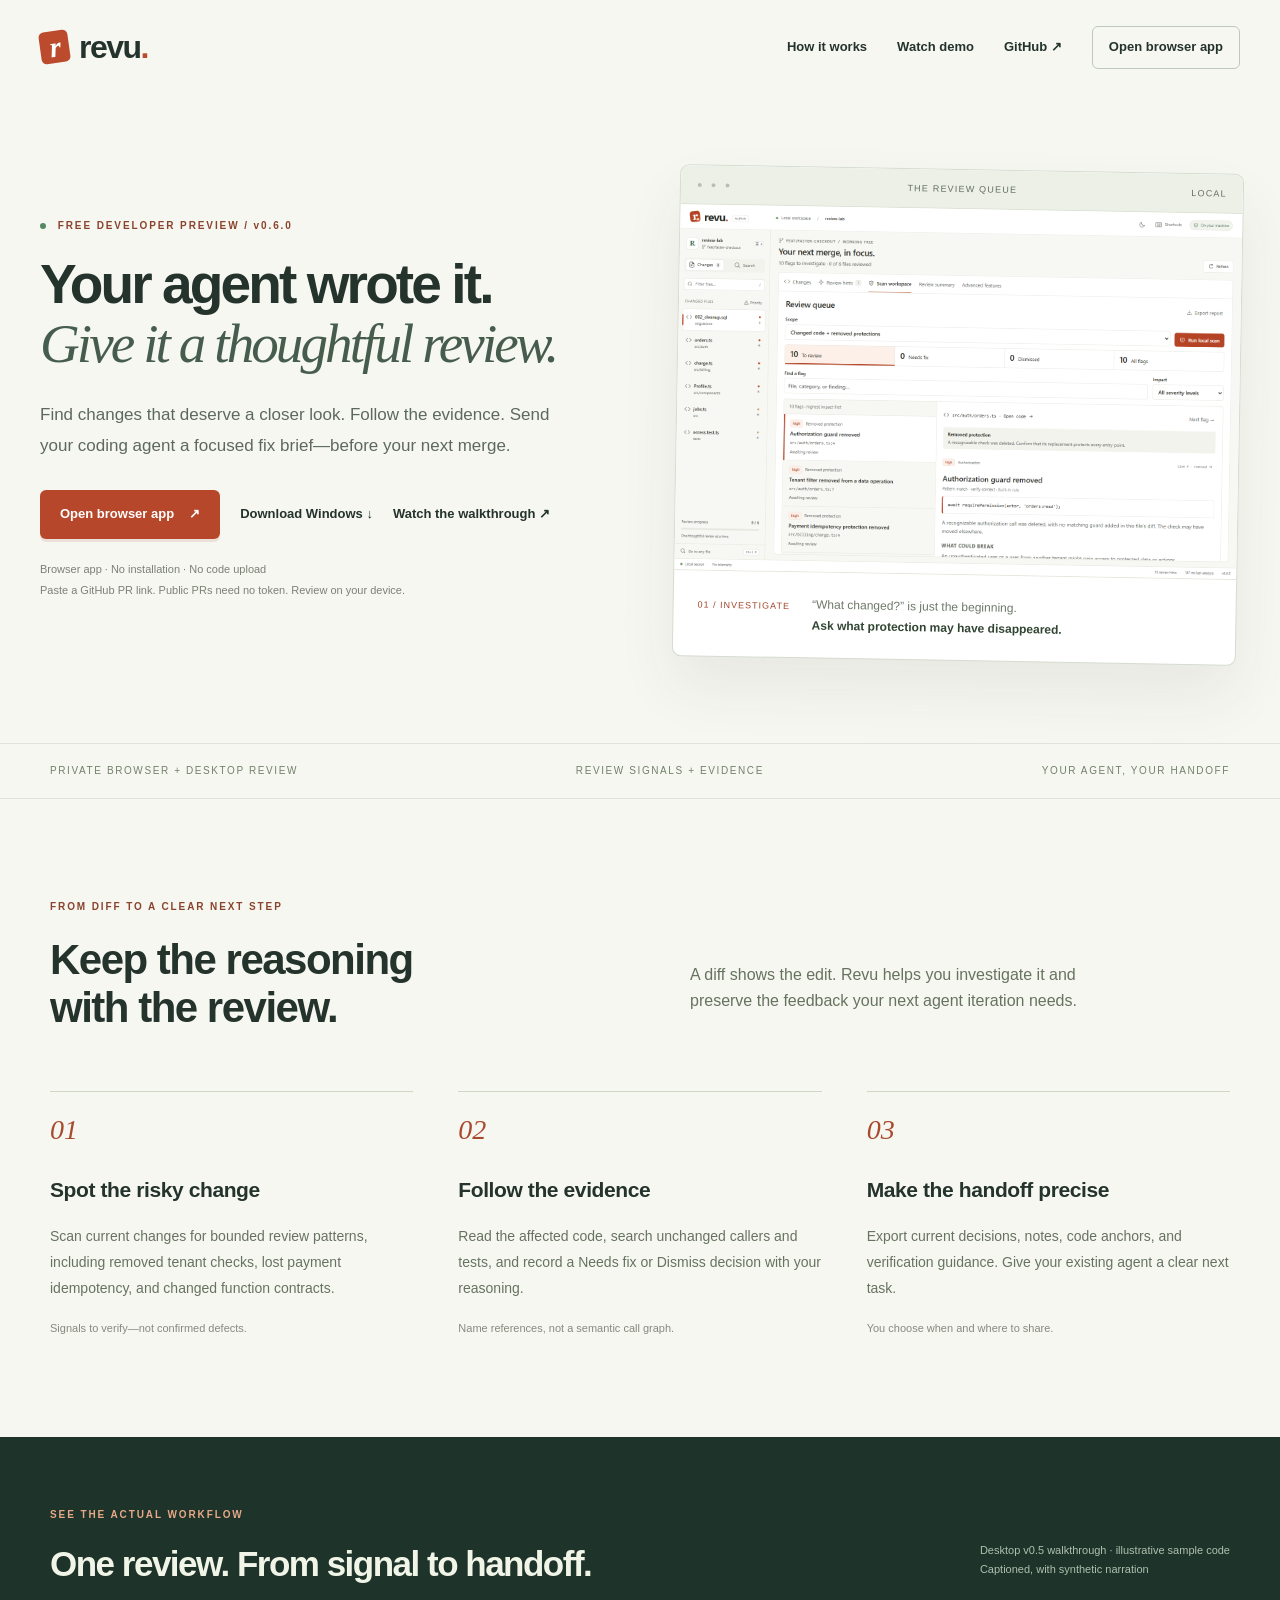
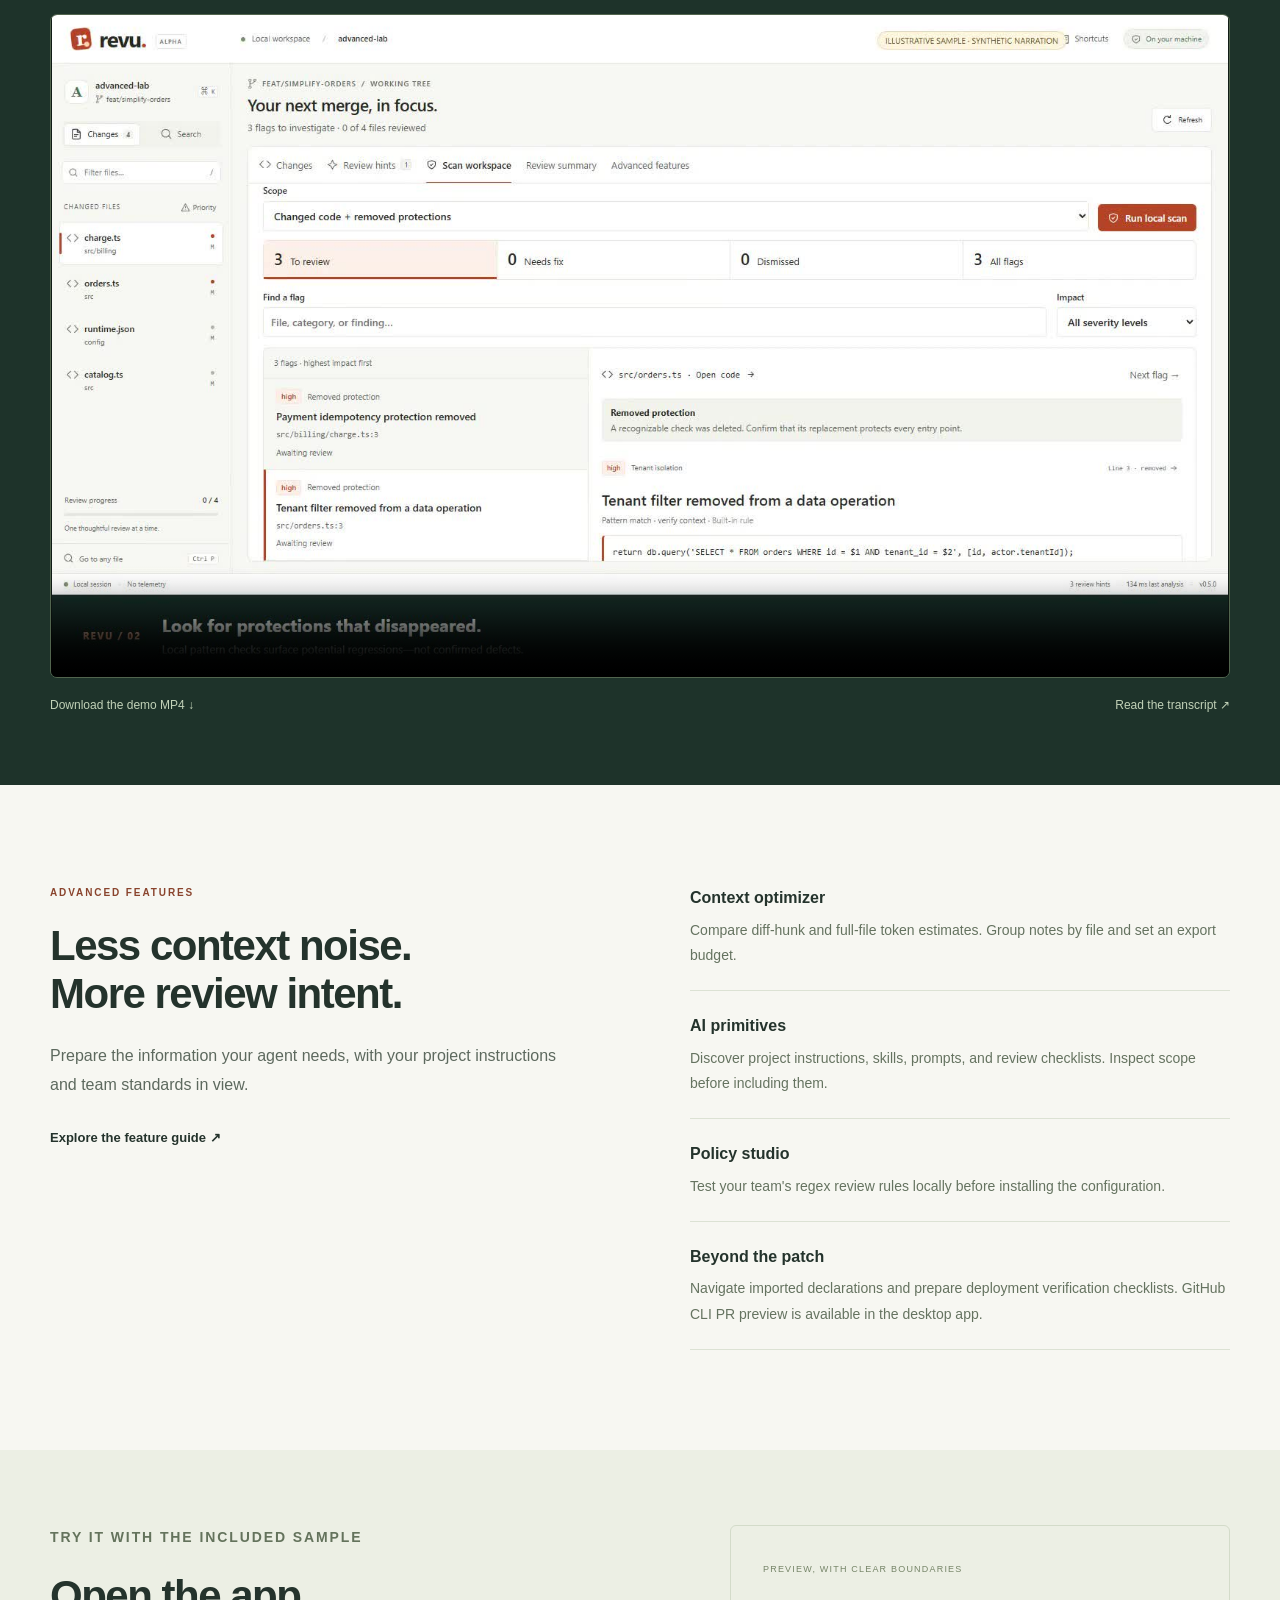
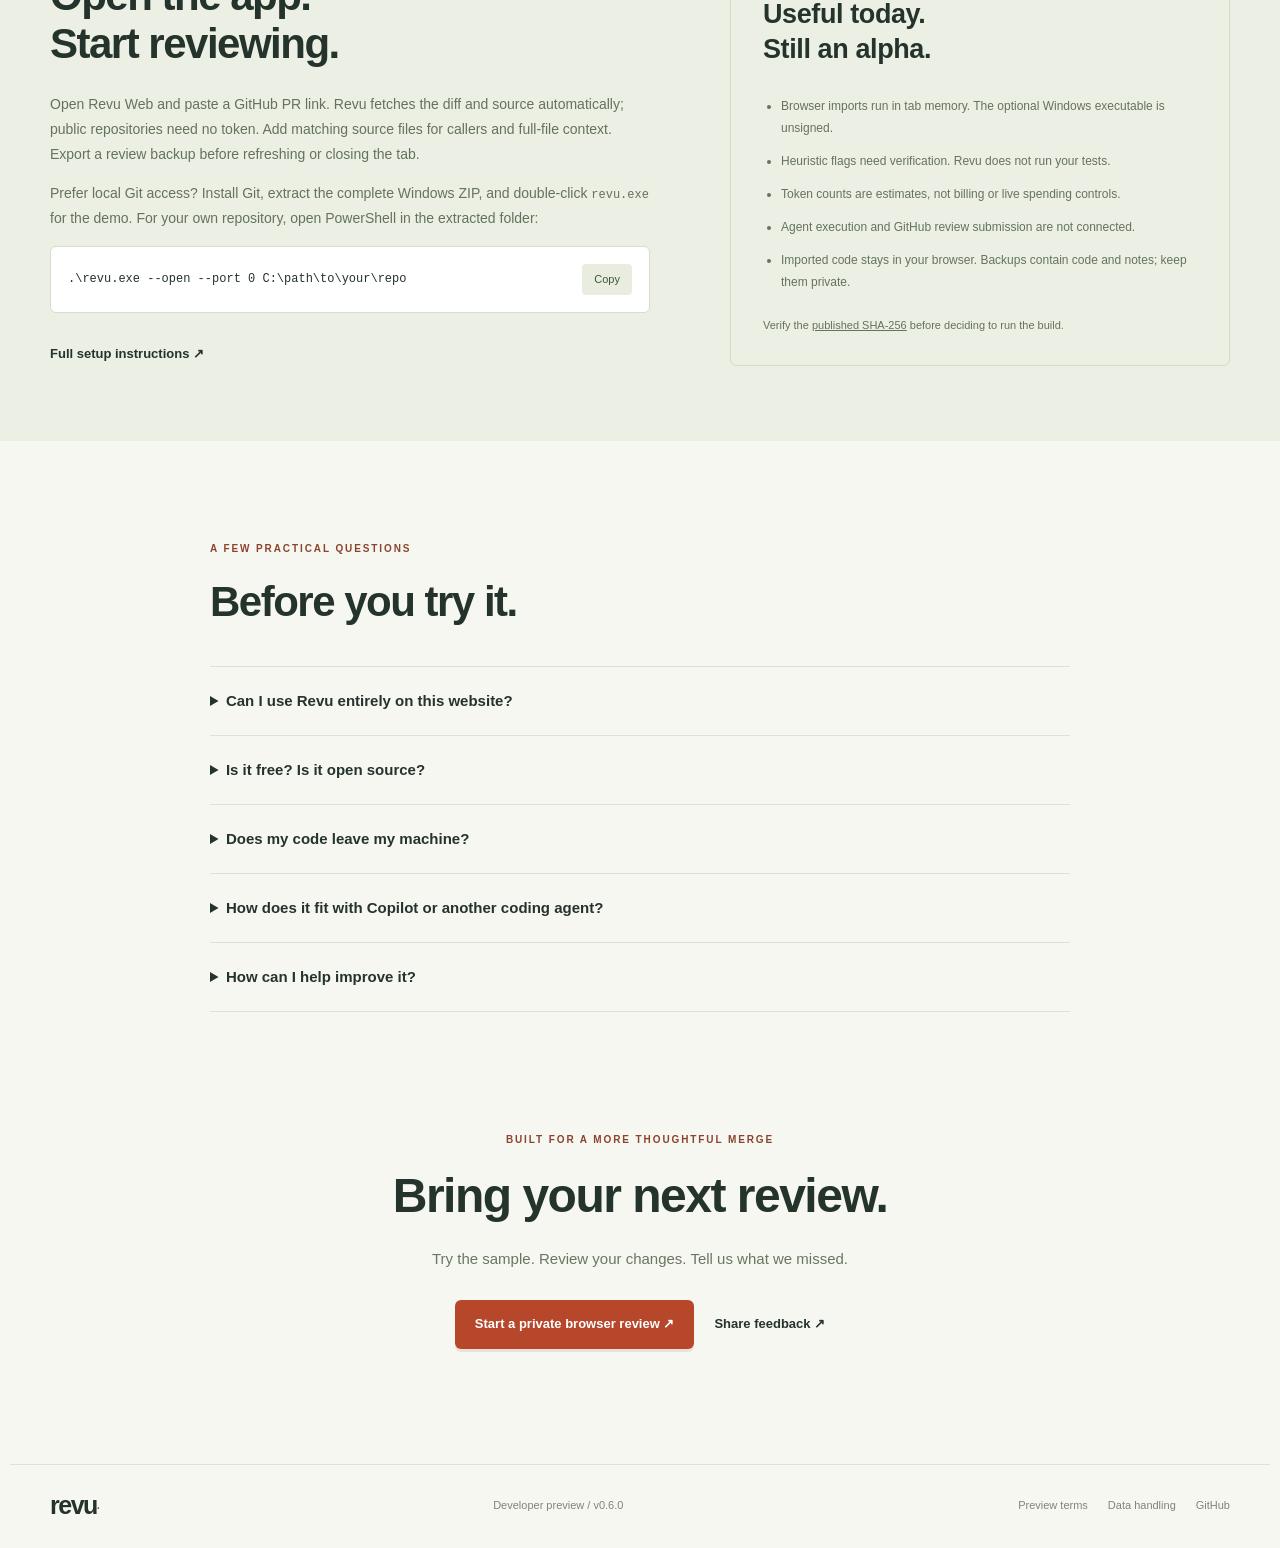
<file: index.html>
<!doctype html>
<html lang="en"><head><meta charset="utf-8"><meta name="viewport" content="width=device-width,initial-scale=1"><title>Revu — review your agent's work before you merge</title><meta name="description" content="A local code-review workspace for AI-assisted development. Investigate review signals, record evidence, and prepare focused agent handoffs. Free browser and Windows developer preview."><meta name="theme-color" content="#f7f7f2"><meta property="og:title" content="Revu — a thoughtful review before your next merge"><meta property="og:description" content="Review files and diffs privately in your browser. Local review signals, evidence, and focused agent context."><meta property="og:image" content="https://mardi123.github.io/revu/assets/poster.jpg"><link rel="icon" href="favicon.svg" type="image/svg+xml"><link rel="stylesheet" href="style.css"></head>
<body><a class="skip" href="#main">Skip to content</a><header class="nav"><a class="brand" href="#" aria-label="Revu home"><span class="mark">r</span>revu<span class="dot">.</span></a><nav aria-label="Main navigation"><a href="#workflow">How it works</a><a href="#demo">Watch demo</a><a href="https://github.com/Mardi123/revu">GitHub ↗</a><a class="nav-download" href="app/">Open browser app</a></nav></header>
<main id="main"><section class="hero wrap"><div class="hero-copy"><p class="eyebrow"><span></span> FREE DEVELOPER PREVIEW / v0.6.0</p><h1>Your agent wrote it.<br><em>Give it a thoughtful review.</em></h1><p class="lead">Find changes that deserve a closer look. Follow the evidence. Send your coding agent a focused fix brief—before your next merge.</p><div class="actions"><a class="button primary" href="app/">Open browser app <span>↗</span></a><a class="text-link" href="https://github.com/Mardi123/revu/releases/download/v0.6.0/revu-0.6.0-windows-x64.zip">Download Windows ↓</a><a class="text-link" href="#demo">Watch the walkthrough <span>↗</span></a></div><p class="fine">Browser app · No installation · No code upload<br>Paste a GitHub PR link. Public PRs need no token. Review on your device.</p></div><div class="hero-visual"><div class="window-bar"><span class="window-dots">● ● ●</span><span>THE REVIEW QUEUE</span><span>LOCAL</span></div><a href="assets/review-queue.png" aria-label="Open full-size screenshot of the review queue"><img src="assets/review-queue.png" alt="Revu review queue showing a potential regression with code evidence and verification steps." width="1512" height="982"></a><div class="visual-note"><span>01 / INVESTIGATE</span><p>“What changed?” is just the beginning.<br><strong>Ask what protection may have disappeared.</strong></p></div></div></section>
<div class="strip"><div class="wrap"><span>PRIVATE BROWSER + DESKTOP REVIEW</span><span>REVIEW SIGNALS + EVIDENCE</span><span>YOUR AGENT, YOUR HANDOFF</span></div></div>
<section id="workflow" class="wrap section"><div class="section-heading"><p class="eyebrow">FROM DIFF TO A CLEAR NEXT STEP</p><h2>Keep the reasoning<br>with the review.</h2><p>A diff shows the edit. Revu helps you investigate it and preserve the feedback your next agent iteration needs.</p></div><div class="steps"><article><span class="step">01</span><h3>Spot the risky change</h3><p>Scan current changes for bounded review patterns, including removed tenant checks, lost payment idempotency, and changed function contracts.</p><span class="note">Signals to verify—not confirmed defects.</span></article><article><span class="step">02</span><h3>Follow the evidence</h3><p>Read the affected code, search unchanged callers and tests, and record a Needs fix or Dismiss decision with your reasoning.</p><span class="note">Name references, not a semantic call graph.</span></article><article><span class="step">03</span><h3>Make the handoff precise</h3><p>Export current decisions, notes, code anchors, and verification guidance. Give your existing agent a clear next task.</p><span class="note">You choose when and where to share.</span></article></div></section>
<section id="demo" class="demo-section"><div class="wrap"><div class="demo-heading"><div><p class="eyebrow">SEE THE ACTUAL WORKFLOW</p><h2>One review. From signal to handoff.</h2></div><p>Desktop v0.5 walkthrough · illustrative sample code<br>Captioned, with synthetic narration</p></div><video controls playsinline preload="metadata" poster="assets/poster.jpg" aria-label="Revu developer-preview walkthrough"><source src="assets/revu-demo-0.5.0.mp4" type="video/mp4"><track kind="captions" src="assets/revu-demo.vtt" srclang="en" label="English" default>Your browser cannot play this video. <a href="assets/revu-demo-0.5.0.mp4">Download the MP4.</a></video><div class="video-links"><a href="https://github.com/Mardi123/revu/releases/download/v0.5.0/revu-demo-0.5.0.mp4">Download the demo MP4 ↓</a><a href="https://github.com/Mardi123/revu/blob/main/DEMO-TRANSCRIPT.md">Read the transcript ↗</a></div></div></section>
<section class="wrap section advanced"><div><p class="eyebrow">ADVANCED FEATURES</p><h2>Less context noise.<br>More review intent.</h2><p class="lead">Prepare the information your agent needs, with your project instructions and team standards in view.</p><a class="text-link" href="https://github.com/Mardi123/revu/blob/main/docs/ADVANCED-FEATURES.md">Explore the feature guide ↗</a></div><dl><div><dt>Context optimizer</dt><dd>Compare diff-hunk and full-file token estimates. Group notes by file and set an export budget.</dd></div><div><dt>AI primitives</dt><dd>Discover project instructions, skills, prompts, and review checklists. Inspect scope before including them.</dd></div><div><dt>Policy studio</dt><dd>Test your team's regex review rules locally before installing the configuration.</dd></div><div><dt>Beyond the patch</dt><dd>Navigate imported declarations and prepare deployment verification checklists. GitHub CLI PR preview is available in the desktop app.</dd></div></dl></section>
<section id="start" class="setup-section"><div class="wrap setup"><div><p class="eyebrow">TRY IT WITH THE INCLUDED SAMPLE</p><h2>Open the app.<br>Start reviewing.</h2><p><a href="app/">Open Revu Web</a> and paste a GitHub PR link. Revu fetches the diff and source automatically; public repositories need no token. Add matching source files for callers and full-file context. Export a review backup before refreshing or closing the tab.</p><p>Prefer local Git access? Install Git, extract the complete Windows ZIP, and double-click <code>revu.exe</code> for the demo. For your own repository, open PowerShell in the extracted folder:</p><div class="command"><code id="command">.\revu.exe --open --port 0 C:\path\to\your\repo</code><button id="copy" aria-label="Copy launch command">Copy</button></div><p id="copy-status" role="status"></p><a class="text-link" href="https://github.com/Mardi123/revu#readme">Full setup instructions ↗</a></div><aside><span class="pill">PREVIEW, WITH CLEAR BOUNDARIES</span><h3>Useful today.<br>Still an alpha.</h3><ul><li>Browser imports run in tab memory. The optional Windows executable is unsigned.</li><li>Heuristic flags need verification. Revu does not run your tests.</li><li>Token counts are estimates, not billing or live spending controls.</li><li>Agent execution and GitHub review submission are not connected.</li><li>Imported code stays in your browser. Backups contain code and notes; keep them private.</li></ul><p>Verify the <a href="https://github.com/Mardi123/revu/releases/download/v0.6.0/SHA256SUMS.txt">published SHA-256</a> before deciding to run the build.</p></aside></div></section>
<section class="wrap section faq"><p class="eyebrow">A FEW PRACTICAL QUESTIONS</p><h2>Before you try it.</h2><details><summary>Can I use Revu entirely on this website?</summary><p>Yes. <a href="app/">Open the browser app</a> to review imported files and diffs. The review engine runs on your device using WebAssembly; your code is not uploaded. Scanning, decisions, notes, context optimization, policies, and exports work against your imports. GitHub PR imports work directly through the GitHub API. Private repositories accept a read-only token for the import. Local Git access requires the desktop app. See the <a href="https://github.com/Mardi123/revu/blob/main/docs/BROWSER-APP.md">browser guide</a>.</p></details><details><summary>Is it free? Is it open source?</summary><p>This developer preview is free to evaluate, including with your own work projects. The application source remains private. See the <a href="https://github.com/Mardi123/revu/blob/main/PREVIEW-TERMS.md">preview terms</a>; this is not an open-source license.</p></details><details><summary>Does my code leave my machine?</summary><p>Imported browser code and notes stay in tab memory. Export a review backup before refreshing or closing the tab. Imported browser code and notes stay in tab memory. Export a review backup before refreshing or closing the tab. Imported browser code and notes stay in tab memory. Export a review backup before refreshing or closing the tab. The app has no Revu telemetry or automatic model calls. Copying or exporting context lets you choose what to share. Browser PR imports contact GitHub directly, with an optional read-only token held only for that import. Desktop PR previews use your installed CLI. See <a href="https://github.com/Mardi123/revu/blob/main/PRIVACY.md">data handling</a>.</p></details><details><summary>How does it fit with Copilot or another coding agent?</summary><p>Use Revu as a local investigation and feedback workspace alongside your existing agent. Review signals, record your reasoning, and export a focused handoff. This preview does not demonstrate higher detection accuracy than another tool.</p></details><details><summary>How can I help improve it?</summary><p>Try a real review and report where the workflow helped or got in the way. For a missed issue or false positive, include a small synthetic reproduction in a GitHub issue. Never post private source, credentials, or customer data.</p></details></section>
<section class="wrap final-cta"><p class="eyebrow">BUILT FOR A MORE THOUGHTFUL MERGE</p><h2>Bring your next review.</h2><p>Try the sample. Review your changes. Tell us what we missed.</p><div class="actions"><a class="button primary" href="app/">Start a private browser review ↗</a><a class="text-link" href="https://github.com/Mardi123/revu/issues/new/choose">Share feedback ↗</a></div></section></main>
<footer class="wrap"><a class="brand" href="#">revu<span class="dot">.</span></a><span>Developer preview / v0.6.0</span><nav aria-label="Footer"><a href="https://github.com/Mardi123/revu/blob/main/PREVIEW-TERMS.md">Preview terms</a><a href="https://github.com/Mardi123/revu/blob/main/PRIVACY.md">Data handling</a><a href="https://github.com/Mardi123/revu">GitHub</a></nav></footer><script src="site.js"></script></body></html>
</file>
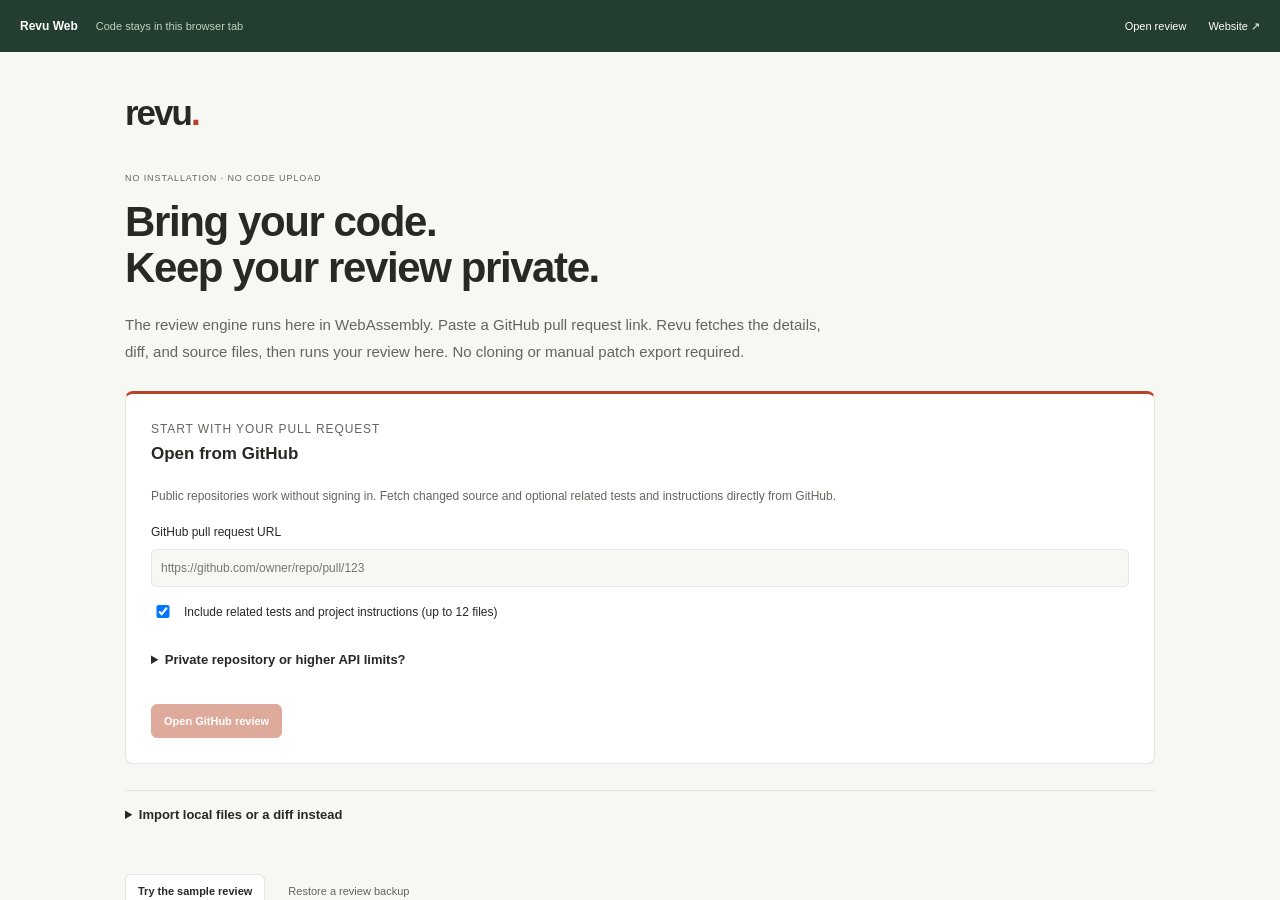
<file: app/index.html>
<!doctype html>
<html lang="en"><head><meta charset="UTF-8"/><meta name="viewport" content="width=device-width, initial-scale=1.0"/><meta name="theme-color" content="#f7f6f2"/><title>Revu — Make every review count.</title>  <script type="module" crossorigin src="./assets/index-Dva5eQ3z.js"></script>
  <link rel="stylesheet" crossorigin href="./assets/index-CgPZ0Kx0.css">
</head><body><div id="app"></div></body></html>
</file>
<file: style.css>
*{box-sizing:border-box}html{scroll-behavior:smooth;scroll-padding-top:30px}body{margin:0;background:#f7f7f2;color:#24332c;font-family:Inter,'Segoe UI',Arial,sans-serif;line-height:1.6}a{color:inherit;text-decoration:none}button,a{-webkit-tap-highlight-color:transparent}button{font:inherit;cursor:pointer}a:focus-visible,button:focus-visible,summary:focus-visible{outline:3px solid #cb5635;outline-offset:5px}img{display:block;max-width:100%;height:auto}.wrap{max-width:1260px;margin:auto;padding-left:40px;padding-right:40px}.nav{max-width:1440px;margin:auto;padding:26px 40px;display:flex;align-items:center;justify-content:space-between;gap:24px}.brand{display:flex;align-items:center;font-size:32px;font-weight:800;letter-spacing:-1.5px;line-height:1}.dot{color:#bb4b2c}.mark{display:inline-flex;align-items:center;justify-content:center;width:29px;height:32px;background:#bb4b2c;color:white;font:italic 700 29px Georgia,serif;margin-right:10px;border-radius:5px;transform:rotate(-8deg)}.nav nav{display:flex;align-items:center;gap:30px;font-size:13px;font-weight:600}.nav nav a:hover,.text-link:hover{color:#b34528}.nav-download{border:1px solid #bec8bb;padding:10px 16px;border-radius:6px}.hero{padding-top:74px;padding-bottom:82px;display:grid;grid-template-columns:1.05fr 1fr;gap:44px;align-items:center;max-width:1440px}.eyebrow{font:700 10px/1.5 'Segoe UI',sans-serif;letter-spacing:1.9px;color:#8a442d;margin:0 0 22px}.eyebrow span{display:inline-block;width:6px;height:6px;background:#558865;border-radius:100%;margin-right:7px}h1,h2,h3,p{margin-top:0}h1{font-size:clamp(38px,4.3vw,63px);line-height:1.08;font-weight:650;letter-spacing:-2.9px;margin-bottom:26px}h1 em{font-family:Georgia,serif;font-weight:400;color:#465c4d}h2{font-size:42px;line-height:1.14;letter-spacing:-1.5px;font-weight:600;margin-bottom:24px}h3{font-size:21px;line-height:1.3;font-weight:650;letter-spacing:-.4px}.lead{color:#5d695e;font-size:17px;line-height:1.8;max-width:510px}.actions{display:flex;flex-wrap:wrap;align-items:center;gap:20px;margin:29px 0 20px}.button{display:inline-flex;align-items:center;justify-content:center;gap:15px;border-radius:6px;padding:14px 20px;font-size:13px;font-weight:650}.primary{background:#b7472b;color:white;box-shadow:0 3px 0 #8d30191c}.primary:hover{background:#963921}.text-link{font-size:13px;font-weight:600}.fine{color:#7b8075;font-size:11px;line-height:1.9}.hero-visual{min-width:0;border:1px solid #d5dcd0;border-radius:9px;overflow:hidden;box-shadow:0 30px 60px #24332c13;transform:rotate(1deg);background:white}.window-bar{display:flex;justify-content:space-between;gap:10px;align-items:center;padding:12px 16px;background:#edf0e7;border-bottom:1px solid #dce2d4;color:#62705f;font-size:9px;letter-spacing:1.2px}.window-dots{color:#b5bfad;letter-spacing:3px}.hero-visual img{width:100%}.visual-note{display:flex;align-items:start;gap:22px;padding:22px 24px;border-top:1px solid #e3e7dc}.visual-note>span{font-size:9px;letter-spacing:1px;color:#a1472e;white-space:nowrap;margin-top:5px}.visual-note p{margin:0;font-size:12px;line-height:1.7;color:#6e7969}.visual-note strong{color:#314532;font-weight:600}.strip{border-top:1px solid #e0e4d8;border-bottom:1px solid #e0e4d8}.strip .wrap{display:flex;justify-content:space-between;gap:20px;padding-top:19px;padding-bottom:19px;font-size:10px;letter-spacing:1.6px;color:#72816b}.section{padding-top:100px;padding-bottom:100px}.section-heading{display:grid;grid-template-columns:1fr 1fr;gap:0 100px}.section-heading .eyebrow{grid-column:1/-1}.section-heading>p:last-child{align-self:center;color:#66735f;max-width:420px}.steps{display:grid;grid-template-columns:repeat(3,1fr);gap:45px;margin-top:35px}.step{display:block;border-top:1px solid #cfd8c5;color:#a84a2e;font:italic 28px Georgia,serif;padding-top:22px;margin-bottom:30px}.steps p{color:#667360;font-size:14px;line-height:1.85}.note{display:block;font-size:11px;color:#858a7e;margin-top:18px}.demo-section{background:#1e332a;color:#f1f5e8;padding:70px 0}.demo-section .eyebrow{color:#e7a886}.demo-heading{display:flex;justify-content:space-between;gap:30px;align-items:end;margin-bottom:30px}.demo-heading h2{font-size:35px;max-width:650px;margin:0}.demo-heading>p{font-size:11px;line-height:1.8;color:#afc0ae;white-space:nowrap;margin-bottom:4px}video{display:block;width:100%;aspect-ratio:16/9;background:#101c16;border-radius:7px;border:1px solid #52654e}.video-links{display:flex;justify-content:space-between;gap:20px;margin-top:18px;font-size:12px;color:#c2d2b8}.video-links a:hover{text-decoration:underline}.advanced{display:grid;grid-template-columns:1fr 1fr;gap:100px}.advanced .lead{font-size:16px;margin-bottom:25px}dl{margin:0}dl div{padding:22px 0;border-bottom:1px solid #dce2d4}dl div:first-child{padding-top:0}dt{font-weight:650;font-size:16px;margin-bottom:7px}dd{margin:0;font-size:14px;color:#657360;line-height:1.8}.setup-section{background:#ecefe4;padding:75px 0}.setup{display:grid;grid-template-columns:1.2fr 1fr;gap:80px}.setup p{color:#64735c;font-size:14px;line-height:1.8}code{font:12px/1.7 Consolas,monospace}.command{display:flex;align-items:center;gap:15px;padding:17px;background:#fff;border:1px solid #d7ddce;border-radius:6px}.command code{overflow-wrap:anywhere;flex:1}.command button{border:0;background:#e8eddf;color:#3f5637;padding:7px 12px;border-radius:4px;font-size:11px}.setup aside{padding:28px 32px;border:1px solid #d3dbc9;border-radius:6px}.pill{font-size:9px;letter-spacing:1.2px;color:#768568}.setup aside h3{font-size:27px;margin-top:18px}.setup ul{padding-left:18px;font-size:12px;line-height:1.9;color:#657360}.setup li{margin-bottom:10px}.setup aside p{font-size:11px;margin:22px 0 0}.setup aside a,.faq a{text-decoration:underline}#copy-status{min-height:15px;font-size:11px;margin:6px 0}.faq{max-width:940px}.faq h2{margin-bottom:40px}.faq details{border-top:1px solid #dce2d4;padding:22px 0}.faq details:last-child{border-bottom:1px solid #dce2d4}.faq summary{font-size:15px;font-weight:600;cursor:pointer}.faq details p{font-size:14px;color:#657360;margin:18px 0 0;line-height:1.85}.final-cta{text-align:center;padding-top:20px;padding-bottom:95px}.final-cta h2{font-size:48px}.final-cta p:not(.eyebrow){color:#697661;font-size:15px}.final-cta .actions{justify-content:center}footer{border-top:1px solid #dce2d4;display:flex;align-items:center;justify-content:space-between;gap:25px;padding-top:28px;padding-bottom:30px}footer .brand{font-size:25px}footer span,footer nav{font-size:11px;color:#7d8675}footer nav{display:flex;gap:20px}.skip{position:absolute;left:15px;top:-100px;background:white;padding:10px;z-index:5}.skip:focus{top:15px}@media(max-width:1000px){.hero{gap:30px;grid-template-columns:1fr;padding-top:45px;max-width:820px}.hero-visual{transform:none}.hero-copy{max-width:700px}h1{font-size:58px}.hero .lead{max-width:620px}.advanced,.setup{gap:45px}.section-heading{gap:30px}.steps{gap:28px}.demo-heading{display:block}.demo-heading>p{margin:15px 0 0}}@media(max-width:650px){.wrap{padding-left:24px;padding-right:24px}.nav{padding:22px 24px}.nav nav{gap:16px;font-size:11px}.nav nav>a:first-child,.nav-download{display:none}.brand{font-size:28px}.hero{padding-top:32px;padding-bottom:48px}h1{font-size:43px;letter-spacing:-1.7px}h2{font-size:33px}.lead{font-size:15px}.hero-visual{margin-top:8px}.visual-note{padding:16px;gap:12px}.visual-note p{font-size:11px}.visual-note>span{font-size:8px}.strip .wrap{gap:12px;font-size:8px;letter-spacing:.5px;padding-top:15px;padding-bottom:15px}.section{padding-top:60px;padding-bottom:60px}.section-heading,.steps,.advanced,.setup{grid-template-columns:1fr;gap:24px}.section-heading{gap:0}.steps{gap:25px;margin-top:25px}.step{margin-bottom:16px}.steps p{margin-bottom:8px}.note{margin-top:10px}.demo-section{padding:45px 0}.demo-heading h2{font-size:29px}.video-links{font-size:11px}.advanced{gap:38px}.setup-section{padding:50px 0}.setup aside{padding:23px}.command{padding:12px;gap:8px}.command code{font-size:11px}.final-cta{padding-top:30px;padding-bottom:60px}.final-cta h2{font-size:38px}footer{flex-wrap:wrap}footer nav{width:100%;justify-content:space-between}.actions{gap:15px}.button{font-size:12px;padding:13px 17px}}@media(prefers-reduced-motion:reduce){html{scroll-behavior:auto}}
</file>
<file: app/assets/index-CgPZ0Kx0.css>
.github-connect.svelte-v3yyh5{margin:26px 0;padding:25px;border:1px solid var(--border);border-top:3px solid var(--accent);border-radius:8px;background:var(--panel)}.github-connect.svelte-v3yyh5 h2:where(.svelte-v3yyh5){font-size:24px;margin:10px 0}.github-connect.svelte-v3yyh5 p:where(.svelte-v3yyh5){font-size:13px;color:var(--muted);line-height:1.7}.github-connect.svelte-v3yyh5 a:where(.svelte-v3yyh5){color:var(--accent)}.github-connect.svelte-v3yyh5 summary:where(.svelte-v3yyh5),.manual-import.svelte-v3yyh5>summary:where(.svelte-v3yyh5){cursor:pointer;font-size:13px;font-weight:600;padding:14px 0}.github-connect.svelte-v3yyh5 .github-context:where(.svelte-v3yyh5){display:flex;align-items:center;gap:10px}.browser-import.svelte-v3yyh5 .github-context:where(.svelte-v3yyh5) input:where(.svelte-v3yyh5){width:16px;flex:0 0 16px;padding:0}.github-actions.svelte-v3yyh5{display:flex;align-items:center;gap:18px;margin-top:20px;flex-wrap:wrap}.github-actions.svelte-v3yyh5 span:where(.svelte-v3yyh5){font-size:12px;color:var(--muted);overflow-wrap:anywhere}.manual-import.svelte-v3yyh5{border-top:1px solid var(--border);margin:20px 0;padding-bottom:15px}.github-snapshot.svelte-v3yyh5{height:44px;display:flex;align-items:center;justify-content:space-between;gap:14px;padding:0 20px;background:var(--panel);border-bottom:1px solid var(--border);font-size:11px}.github-snapshot.svelte-v3yyh5 a:where(.svelte-v3yyh5){color:var(--text);overflow:hidden;text-overflow:ellipsis;white-space:nowrap;max-width:55%}.github-snapshot.svelte-v3yyh5 span:where(.svelte-v3yyh5){color:var(--muted)}.github-active.svelte-v3yyh5 .app-shell{height:calc(100vh - 96px)!important}@media(max-width:650px){.github-connect.svelte-v3yyh5{padding:18px}.github-snapshot.svelte-v3yyh5{height:60px;flex-direction:column;justify-content:center;align-items:start;gap:5px;padding:5px 12px}.github-snapshot.svelte-v3yyh5 a:where(.svelte-v3yyh5){max-width:100%}.github-snapshot.svelte-v3yyh5 span:where(.svelte-v3yyh5){font-size:10px}.github-active.svelte-v3yyh5 .app-shell{height:calc(100vh - 124px)!important}}.browser-session.svelte-v3yyh5{height:52px;display:flex;align-items:center;gap:18px;padding:0 20px;background:#233d30;color:#fff;font-size:12px}.browser-session.svelte-v3yyh5>span:where(.svelte-v3yyh5){color:#c3d2bd;font-size:11px}.browser-session.svelte-v3yyh5>div:where(.svelte-v3yyh5){margin-left:auto;display:flex;gap:16px;align-items:center}.browser-session.svelte-v3yyh5 button:where(.svelte-v3yyh5),.browser-session.svelte-v3yyh5 a:where(.svelte-v3yyh5){color:#fff;font-size:11px}.browser-shell.svelte-v3yyh5 .app-shell{height:calc(100vh - 52px);min-height:0}.browser-onboarding.svelte-v3yyh5{position:fixed;inset:52px 0 0;background:var(--bg);overflow:auto;z-index:50}.browser-import.svelte-v3yyh5{max-width:1100px;margin:auto;padding:35px 35px 55px}.browser-import-header.svelte-v3yyh5{display:flex;justify-content:space-between;margin-bottom:32px}.browser-logo.svelte-v3yyh5{font-size:35px;font-weight:750;color:var(--text);letter-spacing:-2px;text-decoration:none}.browser-logo.svelte-v3yyh5 span:where(.svelte-v3yyh5){color:var(--accent)}.browser-import.svelte-v3yyh5 h1:where(.svelte-v3yyh5){font-size:42px;line-height:1.1;letter-spacing:-1.4px;margin:14px 0 20px}.browser-lead.svelte-v3yyh5{font-size:15px;line-height:1.8;max-width:700px;color:var(--muted)}.browser-import-grid.svelte-v3yyh5{display:grid;grid-template-columns:1fr 1fr;gap:26px;margin:28px 0}.browser-import-grid.svelte-v3yyh5 section:where(.svelte-v3yyh5){padding:22px;background:var(--panel);border:1px solid var(--border);border-radius:8px;min-width:0}.browser-import.svelte-v3yyh5 h2:where(.svelte-v3yyh5){font-size:17px;margin:0 0 20px}.browser-import.svelte-v3yyh5 label:where(.svelte-v3yyh5){display:grid;font-size:12px;gap:8px;margin:15px 0}.browser-import.svelte-v3yyh5 input:where(.svelte-v3yyh5),.browser-import.svelte-v3yyh5 textarea:where(.svelte-v3yyh5){padding:9px;border:1px solid var(--border);border-radius:5px;background:var(--bg);color:var(--text);min-width:0;width:100%}.browser-import.svelte-v3yyh5 textarea:where(.svelte-v3yyh5){font:12px/1.6 Consolas,monospace;resize:vertical}.browser-import.svelte-v3yyh5 section:where(.svelte-v3yyh5) p:where(.svelte-v3yyh5){font-size:12px;line-height:1.8;color:var(--muted)}.browser-import.svelte-v3yyh5 code:where(.svelte-v3yyh5){font-size:11px;overflow-wrap:anywhere}.browser-import-actions.svelte-v3yyh5{display:flex;align-items:center;gap:18px;flex-wrap:wrap}.browser-boundaries.svelte-v3yyh5{border-top:1px solid var(--border);margin-top:25px;padding-top:22px;font-size:12px;line-height:1.8;color:var(--muted)}.browser-error.svelte-v3yyh5,.browser-warning.svelte-v3yyh5{border-left:3px solid var(--accent);padding:15px;background:var(--soft);margin:18px 0;font-size:13px}.browser-selection.svelte-v3yyh5{font-weight:600}.backup-input.svelte-v3yyh5{display:none}@media(max-width:650px){.browser-import.svelte-v3yyh5{padding:25px 18px}.browser-import.svelte-v3yyh5 h1:where(.svelte-v3yyh5){font-size:33px}.browser-import-grid.svelte-v3yyh5{grid-template-columns:1fr}.browser-session.svelte-v3yyh5{height:64px;padding:8px 12px;gap:8px}.browser-session.svelte-v3yyh5>span:where(.svelte-v3yyh5){display:none}.browser-session.svelte-v3yyh5>div:where(.svelte-v3yyh5){gap:10px;flex-wrap:wrap;justify-content:end}.browser-onboarding.svelte-v3yyh5{top:64px}.browser-shell.svelte-v3yyh5 .app-shell{height:calc(100vh - 64px)}}:root{font-family:Inter,Segoe UI,Arial,sans-serif;color:#272923;background:#f7f7f3;font-synthesis:none;font-size:13px;--bg: #f7f7f3;--panel: #fff;--soft: #f3f3ee;--hover: #eeefe8;--border: #e4e5dc;--text: #272923;--muted: #787c70;--accent: #cb5635;--accent-soft: #fcf0e9;--green: #477553;--code: #3f493e;--add: #edf7ee;--delete: #fff0ec;--shadow: 0 18px 70px #252d2520;line-height:1.5;color-scheme:light}:root[data-theme=dark]{--bg: #171b19;--panel: #1c211e;--soft: #242a26;--hover: #2d352f;--border: #343d35;--text: #e2e6dc;--muted: #a2ac9e;--accent: #f28b6a;--accent-soft: #3e2d25;--green: #96bc8a;--code: #c4cebf;--add: #213c2b;--delete: #442c27;--shadow: 0 18px 70px #0006;color:var(--text);color-scheme:dark}*{box-sizing:border-box}body{margin:0;overflow:hidden}button,input,textarea{font:inherit}button,a,input,textarea{-webkit-tap-highlight-color:transparent}button{cursor:pointer;color:inherit;background:none;border:0}button:disabled{cursor:default;opacity:.45}button,a{touch-action:manipulation}a{color:inherit;text-decoration:none}button:focus-visible,a:focus-visible{outline:2px solid var(--accent);outline-offset:3px}input:focus,textarea:focus{outline:2px solid #cb563550;outline-offset:0}input,textarea{color:var(--text)}button svg,a svg{flex-shrink:0}h1,h2,h3,p{margin:0}kbd{font:10px SFMono-Regular,Consolas,monospace;color:var(--muted);border:1px solid var(--border);background:var(--panel);border-radius:4px;padding:2px 5px;white-space:nowrap}.muted{color:var(--muted)}.app-shell{height:100dvh;display:grid;grid-template-columns:244px minmax(430px,1fr) 302px;grid-template-rows:66px minmax(0,1fr) 29px;grid-template-areas:"top top top" "side main notes" "status status status";max-width:2200px;margin:auto;background:var(--bg)}.topbar{grid-area:top;display:flex;align-items:center;justify-content:space-between;border-bottom:1px solid var(--border);background:var(--panel);padding:0 26px;gap:24px}.brand{display:flex;align-items:center;gap:9px;font-size:30px;font-weight:760;letter-spacing:-1.4px}.brand-mark{position:relative;display:inline-flex;width:27px;height:29px;align-items:center;justify-content:center;background:var(--accent);border-radius:7px;color:#fff;font-family:Georgia,serif;font-weight:700;font-size:28px;line-height:1;transform:rotate(-6deg);margin-right:2px;padding-bottom:3px}.brand-mark>span{position:absolute;width:7px;height:7px;bottom:3px;right:3px;border-radius:50%;background:#ffd4ae}.brand-period{color:var(--accent)}.alpha-label{font-size:8px;color:var(--muted);font-weight:600;letter-spacing:1px;border:1px solid var(--border);border-radius:4px;padding:3px 5px;margin:6px 0 0 4px}.topbar-center{display:flex;align-items:center;gap:9px;margin-right:auto;margin-left:50px;color:var(--muted);font-size:11px}.topbar-center strong{font-weight:550;color:var(--text)}.connection-dot{display:inline-block;width:6px;height:6px;border-radius:50%;background:#729565;flex-shrink:0}.top-divider{margin:0 8px;color:#b5b8ae}.top-actions{display:flex;gap:16px;align-items:center}.icon-button{display:inline-flex;align-items:center;justify-content:center;width:28px;height:28px;border-radius:5px;color:var(--muted)}.icon-button:hover{background:var(--hover);color:var(--text)}.quiet-button{display:inline-flex;align-items:center;gap:7px;color:var(--muted);padding:5px;font-size:11px}.quiet-button:hover{color:var(--text)}.local-pill{display:inline-flex;align-items:center;gap:6px;background:var(--soft);border:1px solid var(--border);border-radius:20px;padding:5px 9px;font-size:10px;color:var(--green)}.sidebar{grid-area:side;display:flex;flex-direction:column;border-right:1px solid var(--border);padding:20px 13px 0;background:var(--bg);min-height:0}.workspace-picker{display:flex;align-items:center;gap:9px;width:100%;text-align:left;margin-bottom:22px;padding:0 4px}.workspace-picker>span:nth-child(2){min-width:0;flex:1}.workspace-picker strong{display:block;font-size:12px;font-weight:600;overflow:hidden;text-overflow:ellipsis}.workspace-picker small{color:var(--muted);display:flex;align-items:center;gap:4px;font-size:10px;margin-top:3px;white-space:nowrap;overflow:hidden;max-width:132px}.repo-avatar{width:33px;height:33px;border:1px solid var(--border);border-radius:9px;background:var(--panel);display:flex;align-items:center;justify-content:center;font-family:Georgia,serif;font-weight:700;font-size:18px;color:var(--green);flex-shrink:0}.workspace-picker kbd{font-size:9px;padding:1px 3px}.nav-tabs{display:flex;gap:4px;background:var(--soft);padding:3px;border-radius:7px;margin-bottom:18px}.nav-tabs button{display:flex;align-items:center;justify-content:center;gap:7px;flex:1;padding:6px 7px;color:var(--muted);font-size:11px;border:1px solid transparent;border-radius:5px}.nav-tabs button.active{color:var(--text);background:var(--panel);border-color:var(--border);box-shadow:0 1px 3px #00000005}.nav-tabs button>span{font-size:9px;background:var(--soft);padding:0 4px;border-radius:3px}.file-filter{display:flex;align-items:center;gap:6px;border:1px solid var(--border);border-radius:6px;height:31px;padding:0 9px;background:var(--panel);color:var(--muted)}.file-filter input{border:0;background:none;outline:none!important;min-width:0;width:100%;font-size:11px}.file-filter kbd{border:0;padding:0}.list-heading{display:flex;align-items:center;justify-content:space-between;margin:22px 3px 10px;color:var(--muted);font-size:9px;letter-spacing:1px}.list-heading button{display:flex;align-items:center;gap:4px;letter-spacing:0;font-size:10px;padding:2px 4px;border-radius:4px}.enabled{color:var(--accent)!important;background:var(--accent-soft)!important}.file-list{overflow:auto;flex:1;min-height:0;margin:0 -3px}.file-item{display:flex;align-items:center;gap:8px;width:100%;text-align:left;padding:11px 9px;border-radius:6px;border:1px solid transparent;margin-bottom:3px;position:relative}.file-item:hover{background:var(--soft)}.file-item.active{background:var(--panel);border-color:var(--border);box-shadow:0 2px 4px #00000003}.file-item.active:before{content:"";position:absolute;left:-1px;top:14px;bottom:14px;width:3px;background:var(--accent);border-radius:2px}.file-symbol{color:var(--muted);display:flex;align-self:flex-start;margin-top:2px}.file-symbol.done{color:var(--green)}.file-name{min-width:0;flex:1}.file-name strong{font-weight:550;font-size:11px;display:block;overflow:hidden;text-overflow:ellipsis;white-space:nowrap}.file-name small{font-size:9px;color:var(--muted);display:block;margin-top:2px;overflow:hidden;text-overflow:ellipsis;white-space:nowrap}.file-trailing{display:flex;flex-direction:column;align-items:center;gap:6px;width:10px}.risk-dot{width:5px;height:5px;display:inline-block;border-radius:50%;background:#a9b5a4}.risk-dot.high{background:var(--accent)}.risk-dot.medium{background:#c2a368}.risk-dot.unknown{background:var(--muted)}.file-status{font-size:9px;font-family:Consolas,monospace;color:var(--muted)}.sidebar-bottom{padding:18px 4px 14px;margin-top:20px}.sidebar-bottom>div:first-child{display:flex;justify-content:space-between;font-size:10px;color:var(--muted)}.sidebar-bottom strong{font-weight:500;color:var(--text)}.progress-track{height:4px;border-radius:4px;background:var(--border);margin:10px 0}.progress-track>span{height:4px;display:block;background:#809a70;border-radius:4px;transition:width .3s}.sidebar-bottom p{font-size:9px;color:var(--muted)}.browse-files{margin:0 -13px;padding:12px 16px;border-top:1px solid var(--border);display:flex;align-items:center;gap:7px;font-size:10px;color:var(--muted)}.browse-files kbd{margin-left:auto;font-size:9px}.main-panel{grid-area:main;display:flex;flex-direction:column;min-width:0;min-height:0;padding:26px 26px 20px;overflow:hidden}.workspace-heading{display:flex;align-items:center;justify-content:space-between;gap:15px;margin-bottom:22px}.eyebrow{display:flex;align-items:center;gap:7px;color:var(--muted);font-size:9px;letter-spacing:.9px;text-transform:uppercase;font-weight:500}.workspace-heading h1{font-family:Georgia,Times New Roman,serif;font-size:30px;line-height:1.25;letter-spacing:-.8px;font-weight:400;margin:10px 0 6px}.workspace-heading p{font-size:11px;color:var(--muted)}.secondary-button,.primary-button{display:inline-flex;align-items:center;justify-content:center;gap:8px;padding:8px 12px;border-radius:6px;font-size:11px;white-space:nowrap;font-weight:550;min-height:33px}.secondary-button{border:1px solid var(--border);background:var(--panel)}.secondary-button:hover{background:var(--soft)}.primary-button{background:var(--accent);border:1px solid var(--accent);color:#fff}.primary-button:hover{filter:brightness(.94)}.refresh-button{font-weight:400;font-size:10px;align-self:flex-end;margin-bottom:3px}.review-stats{display:grid;grid-template-columns:1.1fr 1fr 1fr;border:1px solid var(--border);border-radius:8px;background:var(--panel);margin-bottom:24px;min-height:79px;flex-shrink:0}.review-stats>div,.review-stats>button{display:flex;align-items:center;gap:10px;padding:15px 16px;text-align:left;min-width:0}.review-stats>:not(:last-child){border-right:1px solid var(--border)}.review-stats>button:hover,.review-stats>button.stat-active{background:var(--accent-soft)}.stat-icon{color:var(--muted);align-self:flex-start;margin-top:4px}.stat-icon.orange{color:var(--accent)}.stat-icon.green{color:var(--green)}.review-stats strong{display:block;font-weight:600;font-size:24px;line-height:1.2;letter-spacing:-.7px}.review-stats small{display:block;color:var(--muted);font-size:10px;margin-top:4px;white-space:nowrap}.review-stats .stat-delta{margin-left:auto;font:10px Consolas,monospace;display:flex;gap:6px;align-self:flex-end;margin-bottom:3px}.stat-delta b{color:var(--green);font-weight:500}.stat-delta em{color:var(--accent);font-style:normal}.review-stats>button>svg:last-child{margin-left:auto;color:var(--muted)}.stat-total{font-size:14px;letter-spacing:0;color:var(--muted);font-weight:400}.mini-ring{display:block;min-width:25px;height:25px;border-radius:50%;margin-left:auto;background:conic-gradient(#809a70 var(--progress),var(--border) 0);position:relative}.mini-ring:after{content:"";position:absolute;inset:3px;background:var(--panel);border-radius:50%}.review-surface{display:flex;flex-direction:column;flex:1;min-height:0;border:1px solid var(--border);border-radius:8px;background:var(--panel);overflow:hidden}.surface-toolbar{display:flex;justify-content:space-between;align-items:center;border-bottom:1px solid var(--border);min-height:49px;padding:0 15px;gap:8px}.surface-tabs{display:flex;gap:20px;height:49px}.surface-tabs>button{display:flex;gap:7px;align-items:center;color:var(--muted);font-size:11px;border-bottom:2px solid transparent;padding:0;margin-bottom:-1px;white-space:nowrap}.surface-tabs>button.active{color:var(--text);border-color:var(--accent);font-weight:550}.surface-tabs>button>span{font-size:9px;background:var(--soft);border:1px solid var(--border);padding:0 4px;border-radius:4px;color:var(--muted);font-weight:400}.surface-tools{display:flex;align-items:center;gap:10px}.segmented{display:flex;background:var(--soft);padding:2px;border-radius:5px;border:1px solid var(--border)}.segmented button{padding:3px 8px;font-size:9px;color:var(--muted);border-radius:3px}.segmented button.active{background:var(--panel);color:var(--text);box-shadow:0 1px 2px #0001}.file-toolbar{display:flex;align-items:center;justify-content:space-between;padding:12px 15px;border-bottom:1px solid var(--border);gap:8px;min-height:52px}.path-label{display:flex;align-items:center;gap:8px;font-size:10px;min-width:0;flex:1}.path-label>span:nth-child(2){overflow:hidden;text-overflow:ellipsis;white-space:nowrap}.path-label strong{font-weight:550}.language-icon{color:#668ba6;font-weight:600;font-size:10px;border:1px solid #668ba62e;background:#668ba60a;padding:1px 2px;border-radius:2px;line-height:13px;flex-shrink:0}.risk-label{padding:2px 6px;border-radius:4px;font-size:9px;white-space:nowrap;color:var(--green);background:#738c680f;border:1px solid #738c6820;font-weight:500}.risk-label.high{color:var(--accent);background:var(--accent-soft);border-color:#cb563515}.risk-label.medium{color:#9c7b37;background:#c5a96a12;border-color:#b29f7625}.risk-label.unknown{color:var(--muted);background:var(--soft)}.file-toolbar-actions{display:flex;align-items:center;gap:8px;flex-shrink:0}.source-toggle{font-size:9px}.reviewed-button{display:flex;align-items:center;gap:5px;font-size:9px;color:var(--muted);border:1px solid var(--border);border-radius:5px;padding:5px 7px;white-space:nowrap}.reviewed-button.checked{background:#738c6812;color:var(--green);border-color:#738c6830}.diff-column-labels{display:grid;grid-template-columns:1fr 1fr;background:var(--bg);font-size:9px;color:var(--muted);border-bottom:1px solid var(--border);flex-shrink:0;height:29px}.diff-column-labels>span{padding:6px 14px;display:flex;align-items:center;gap:6px}.diff-column-labels>span+span{border-left:1px solid var(--border)}.diff-column-labels.unified{display:flex;justify-content:space-between}.diff-column-labels small{font-size:9px;align-self:center;padding-right:12px}.tiny-dot{width:5px;height:5px;border-radius:1px}.tiny-dot.old{background:#cd8e7c}.tiny-dot.new{background:#8ca57d}.diff-viewport{flex:1;min-height:0;position:relative;overflow:auto;background:var(--panel);overscroll-behavior:contain}.diff-spacer{position:relative;min-width:100%}.virtual-window{position:absolute;left:0;right:0}.split-row{height:26px;display:grid;grid-template-columns:1fr 1fr;min-width:0}.code-row{position:relative;height:26px;display:flex;align-items:center;color:var(--code);overflow:hidden;white-space:pre;font:11px/26px Cascadia Code,SFMono-Regular,Consolas,monospace}.split-row>.code-row+div{border-left:1px solid var(--border)}.code-row code{font:inherit;min-width:0;overflow:auto;scrollbar-width:none;flex:1;tab-size:2;white-space:pre;height:26px;padding-right:12px}.code-row.add{background:var(--add)}.code-row.delete{background:var(--delete)}.code-row.empty{background:repeating-linear-gradient(-45deg,var(--bg),var(--bg) 4px,var(--soft) 4px,var(--soft) 5px)}.line-number{height:26px;min-width:39px;width:39px;text-align:right;padding:0 8px 0 3px;font:10px/26px Consolas,monospace;color:var(--muted);flex-shrink:0;position:relative}.line-number:not(:disabled):hover{background:var(--accent);color:#fff}.line-number:not(:disabled):hover:before{content:"+";position:absolute;left:2px;top:0}.line-number:disabled{opacity:1}.change-sign{display:inline-block;width:14px;flex-shrink:0;color:var(--muted)}.code-row.add .change-sign{color:var(--green)}.code-row.delete .change-sign{color:var(--accent)}.code-row.selected{box-shadow:inset 3px 0 var(--accent);background:var(--accent-soft)}.hunk-row{background:var(--soft);height:26px;line-height:26px;font-family:Consolas,monospace;font-size:10px;color:var(--muted);padding:0 15px;overflow:hidden;text-overflow:ellipsis;white-space:nowrap;border-top:1px solid var(--border);border-bottom:1px solid var(--border)}.token-keyword{color:#8b5f8e}.token-string{color:#5a805b}.token-number{color:#b7804a}.token-comment{color:#8e9988;font-style:italic}:root[data-theme=dark] .token-keyword{color:#c09aca}:root[data-theme=dark] .token-string{color:#a7c18d}:root[data-theme=dark] .token-number{color:#d4b27d}.note-dot{position:absolute;right:3px;width:5px;height:5px;border-radius:50%;background:var(--accent)}.diff-footer{display:flex;align-items:center;justify-content:space-between;padding:7px 12px;border-top:1px solid var(--border);background:var(--bg);font-size:9px;color:var(--muted);gap:8px;flex-shrink:0}.diff-footer>span{display:flex;align-items:center;gap:6px;white-space:nowrap;overflow:hidden;text-overflow:ellipsis}.notes-panel{grid-area:notes;background:var(--panel);border-left:1px solid var(--border);padding:25px 19px 18px;display:flex;flex-direction:column;min-height:0}.notes-heading{display:flex;align-items:center;justify-content:space-between}.notes-heading>div{display:flex;gap:9px;align-items:center}.notes-heading h2{font-size:14px;font-weight:550}.notes-heading svg{color:var(--muted)}.count-badge{border:1px solid var(--border);padding:0 5px;border-radius:4px;font-size:10px;color:var(--muted)}.notes-description{font-size:11px;line-height:1.7;color:var(--muted);margin:10px 0 24px}.notes-filter{display:flex;align-items:center;justify-content:space-between;gap:8px;padding:9px 0;border-top:1px solid var(--border);border-bottom:1px solid var(--border);color:var(--muted);font-size:10px}.notes-filter>span{overflow:hidden;text-overflow:ellipsis;white-space:nowrap}.notes-filter>button{display:flex;padding:3px;border-radius:4px}.notes-scroll{flex:1;overflow:auto;min-height:0;margin:0 -5px;padding:0 5px}.notes-empty{padding:43px 0 35px;text-align:center}.note-illustration{width:58px;height:55px;display:inline-flex;align-items:center;justify-content:center;color:#a0ab94;position:relative;background:var(--soft);border:1px solid var(--border);border-radius:12px;transform:rotate(-7deg);margin-bottom:20px}.note-illustration>span{position:absolute;bottom:-5px;right:-5px;background:var(--panel);border:1px solid var(--border);width:23px;height:23px;border-radius:50%;font-size:17px;line-height:21px;font-weight:400;color:var(--green)}.notes-empty h3{font-family:Georgia,serif;font-size:19px;font-weight:400;line-height:1.3;letter-spacing:-.4px}.notes-empty p{font-size:11px;line-height:1.8;color:var(--muted);margin:12px 0 21px}.subtle-label{font-size:9px;color:var(--muted)}.handoff-card{padding:15px;background:var(--bg);border:1px solid var(--border);border-radius:8px;margin-top:16px;flex-shrink:0}.handoff-eyebrow{display:flex;gap:7px;align-items:center;font-size:8px;letter-spacing:.7px;color:var(--accent);font-weight:500}.handoff-card h3{font-family:Georgia,serif;font-weight:400;font-size:20px;line-height:1.3;margin:11px 0 8px;letter-spacing:-.3px}.handoff-card p{font-size:10px;color:var(--muted);line-height:1.7;margin-bottom:14px}.handoff-card .primary-button{width:100%;justify-content:flex-start;font-size:10px;gap:7px}.handoff-card .primary-button>span{background:#ffffff25;padding:0 5px;border-radius:3px;font-size:9px}.handoff-card .primary-button>svg{margin-left:auto}.handoff-card>small{display:block;font-size:8px;color:var(--muted);text-align:center;margin-top:9px}.statusbar{grid-area:status;display:flex;align-items:center;justify-content:space-between;background:var(--panel);border-top:1px solid var(--border);padding:0 16px;font-size:9px;color:var(--muted)}.statusbar>span{display:flex;align-items:center;gap:7px}.statusbar i{font-style:normal;color:#b9bdaf;margin:0 3px}.mobile-notes-toggle,.notes-close{display:none}.comment-composer{border:1px solid #cb563550;border-radius:7px;margin:15px 0;padding:11px;background:var(--panel)}.composer-heading{display:flex;justify-content:space-between;align-items:center;color:var(--muted);font-size:10px;margin-bottom:7px}.composer-heading .icon-button{width:20px;height:20px}.comment-types{display:flex;gap:5px;margin:0 0 10px}.comment-types>button{font-size:9px;text-transform:capitalize;padding:3px 6px;border-radius:4px;color:var(--muted);border:1px solid var(--border)}.comment-types>button.active{color:var(--accent);background:var(--accent-soft);border-color:#cb563530}.comment-composer textarea{background:var(--bg);border:1px solid var(--border);width:100%;resize:vertical;min-height:90px;padding:9px;border-radius:5px;font-size:11px;line-height:1.6;margin-bottom:8px}.comment-composer>.primary-button{width:100%;font-size:10px;justify-content:space-between;min-height:30px;padding:5px 9px}.comment-card{border:1px solid var(--border);border-radius:7px;padding:12px;margin-top:13px;background:var(--panel)}.comment-card.resolved{opacity:.65}.comment-meta{display:flex;align-items:center;justify-content:space-between}.comment-kind{font-size:8px;text-transform:uppercase;letter-spacing:.7px;color:var(--accent);background:var(--accent-soft);padding:2px 5px;border-radius:3px}.comment-kind.question{color:#967444;background:#b1906b14}.comment-kind.note{color:var(--green);background:#738c6812}.line-link{font:9px Consolas,monospace;display:inline-flex;align-items:center;gap:4px;color:var(--muted)}.line-link:hover{color:var(--accent)}.comment-card>p{font-size:11px;line-height:1.7;margin:12px 0;white-space:pre-wrap;overflow-wrap:anywhere}.comment-footer{display:flex;align-items:center;justify-content:space-between;color:var(--muted);font-size:8px;padding-top:7px;border-top:1px solid var(--border)}.comment-footer>div{display:flex;gap:3px}.comment-footer .icon-button{width:22px;height:22px}.stale-label{font-size:9px;color:var(--accent);margin-top:10px;background:var(--accent-soft);padding:5px 7px;border-radius:4px}.other-notes{margin-top:20px}.other-notes h3{font-size:8px;letter-spacing:.8px;font-weight:500;color:var(--muted);margin-bottom:9px}.other-notes button{display:flex;align-items:center;gap:8px;font-size:10px;width:100%;text-align:left;padding:7px;border-radius:5px}.other-notes button:hover{background:var(--soft)}.other-notes button>span:last-child{margin-left:auto;color:var(--muted)}.empty-state{flex:1;display:flex;flex-direction:column;align-items:center;justify-content:center;padding:32px;text-align:center;color:var(--muted);gap:13px;min-height:160px}.empty-state h2,.empty-state h3{color:var(--text);font-weight:500}.empty-state h2{font-family:Georgia,serif;font-size:26px;font-weight:400}.empty-state p{max-width:350px;font-size:12px;line-height:1.7}.empty-state .secondary-button{margin-top:12px}.clean-icon{color:var(--green);padding:22px;background:var(--soft);border-radius:50%;margin-bottom:9px}.loading-ring{width:25px;height:25px;border-radius:50%;border:2px solid var(--border);border-top-color:var(--accent);animation:spin 1s linear infinite}@keyframes spin{to{transform:rotate(360deg)}}.error-banner{display:flex;align-items:flex-start;gap:9px;background:var(--accent-soft);border:1px solid #cb563530;border-radius:6px;color:var(--accent);padding:10px 12px;margin-bottom:14px;font-size:11px;max-height:130px;overflow:auto;flex-shrink:0}.error-banner>svg{flex-shrink:0;margin-top:2px}.error-banner>span{flex:1;overflow-wrap:anywhere}.error-banner .icon-button{width:18px;height:18px;flex-shrink:0}.notice{font-size:11px;color:var(--accent);margin-bottom:10px}.findings-panel{padding:20px 26px 30px;flex:1;overflow:auto;min-height:0}.findings-intro{padding-bottom:18px}.hint-symbol{display:inline-flex;color:var(--accent);margin-bottom:10px}.findings-intro h2{font-family:Georgia,serif;font-weight:400;font-size:25px;letter-spacing:-.5px}.findings-intro p{color:var(--muted);font-size:11px;margin-top:7px;line-height:1.8}.reason-row{display:flex;align-items:center;gap:7px;padding:7px 0;font-size:11px;color:var(--muted)}.reason-row>svg{flex-shrink:0}.finding-card{border:1px solid var(--border);border-radius:7px;padding:16px;margin:14px 0;background:var(--bg)}.finding-card>div:first-child{display:flex;align-items:center;justify-content:space-between}.finding-card h3{font-size:13px;font-weight:550;margin:11px 0 7px}.finding-card p{color:var(--muted);font-size:11px;line-height:1.8;margin-bottom:13px}.finding-card .secondary-button{font-size:10px;padding:6px 9px}.no-findings{padding:32px 0;text-align:center;color:var(--green)}.no-findings h3{font-size:12px;font-weight:500;margin:9px 0}.no-findings p{font-size:11px;color:var(--muted)}.search-form{display:flex;flex-direction:column;gap:9px;margin-bottom:12px}.search-form label{font-size:10px;color:var(--muted)}.search-field{display:flex;border:1px solid var(--border);border-radius:5px;background:var(--panel)}.search-field input{width:100%;min-width:0;background:none;border:0;font-size:11px;padding:8px}.search-field button{font-family:Consolas,monospace;padding:5px 8px;border-radius:3px;color:var(--muted)}.search-form .primary-button{font-size:10px;justify-content:space-between}.search-results{flex:1;overflow:auto;min-height:0}.search-summary{color:var(--muted);font-size:9px;line-height:1.8;padding:8px 2px 12px}.search-results>button{padding:9px 6px;border-bottom:1px solid var(--border);display:block;text-align:left;width:100%}.search-results>button:hover{background:var(--panel)}.search-results>button strong{font-size:11px;font-weight:500}.search-results>button strong>span{color:var(--accent)}.search-results>button small{display:block;color:var(--muted);font-size:9px;overflow:hidden;text-overflow:ellipsis;white-space:nowrap;margin:2px 0 4px}.search-results>button code{display:block;font-size:10px;white-space:nowrap;overflow:hidden;text-overflow:ellipsis;color:var(--muted)}.sidebar-empty{font-size:11px;color:var(--muted);padding:20px 8px;line-height:1.8}.toast{position:fixed;bottom:45px;left:50%;transform:translate(-50%);z-index:50;display:flex;align-items:center;gap:10px;padding:12px 18px;background:var(--text);color:var(--panel);border-radius:7px;font-size:12px;box-shadow:var(--shadow);max-width:90vw}.toast svg{flex-shrink:0}.modal-backdrop{position:fixed;inset:0;background:#1a231b50;backdrop-filter:blur(4px);z-index:40;display:flex;justify-content:center;align-items:center;padding:30px}.modal{background:var(--panel);border:1px solid var(--border);border-radius:12px;box-shadow:var(--shadow);width:100%;overflow:hidden}.palette{max-width:580px;align-self:flex-start;margin-top:12vh}.palette-input{display:flex;align-items:center;gap:12px;padding:18px;border-bottom:1px solid var(--border);color:var(--muted)}.palette-input input{background:none;border:0;outline:none!important;flex:1;font-size:15px;min-width:0}.palette-list{max-height:380px;overflow:auto;padding:7px}.palette-list>button{display:flex;align-items:center;gap:12px;text-align:left;width:100%;padding:9px 12px;border-radius:6px}.palette-list>button:hover,.palette-list>button.active{background:var(--soft)}.palette-list strong{font-size:12px;font-weight:500}.palette-list small{display:block;color:var(--muted);font-size:10px}.palette-list svg{color:var(--muted)}.palette-changed{margin-left:auto;font-size:9px;color:var(--accent)}.palette footer{display:flex;gap:18px;padding:12px 18px;background:var(--bg);border-top:1px solid var(--border);font-size:10px;color:var(--muted)}.export-modal{max-width:720px;padding:25px;display:flex;flex-direction:column;max-height:85vh}.modal-heading{display:flex;justify-content:space-between;align-items:center;gap:12px}.modal-heading h2{font-family:Georgia,serif;font-weight:400;font-size:27px;letter-spacing:-.5px}.modal-heading .eyebrow{font-size:8px;margin-bottom:7px;color:var(--accent)}.modal-intro{font-size:12px;color:var(--muted);line-height:1.8;margin:14px 0 20px}.export-modal textarea{width:100%;min-height:200px;height:45vh;background:var(--bg);border:1px solid var(--border);border-radius:7px;padding:16px;font:11px/1.8 Consolas,monospace;resize:none;white-space:pre-wrap}.modal-footer{display:flex;justify-content:flex-end;gap:10px;margin-top:20px}.shortcuts-modal{max-width:450px;padding:25px}.shortcuts-modal .modal-heading h2{font-size:24px}.shortcuts-modal dl{display:grid;grid-template-columns:1fr auto;gap:18px 20px;margin-top:25px;font-size:12px}.shortcuts-modal dd{margin:0}@media(min-width:1600px){.app-shell{grid-template-columns:265px minmax(430px,1fr) 325px}.main-panel{padding:32px 32px 24px}.workspace-heading h1{font-size:34px}.workspace-heading{margin-bottom:27px}.review-stats{margin-bottom:28px}.code-row{font-size:12px}.notes-panel{padding:30px 24px 22px}}@media(max-width:1270px){.app-shell{grid-template-columns:218px minmax(400px,1fr) 268px}.main-panel{padding:22px 18px 17px}.topbar{padding:0 18px}.topbar-center{margin-left:20px}.notes-panel{padding:24px 15px 16px}.review-stats>div,.review-stats>button{padding:13px 11px;gap:8px}.stat-delta{display:none!important}.path-label .risk-label{display:none}.workspace-heading h1{font-size:27px}.top-actions{gap:10px}.local-pill{display:none}.surface-tabs{gap:14px}.handoff-card{padding:13px}.file-toolbar{padding:11px}.code-row{font-size:10px}}@media(max-width:1080px){.app-shell{grid-template-columns:222px minmax(0,1fr);grid-template-areas:"top top" "side main" "status status"}.notes-panel{display:none}.notes-panel.mobile-open{display:flex;position:fixed;right:0;top:66px;bottom:29px;width:310px;z-index:25;box-shadow:-15px 0 50px #0002}.notes-close,.mobile-notes-toggle{display:inline-flex}.main-panel{padding:24px}.topbar-center{margin-left:15px}.workspace-heading h1{font-size:30px}.code-row{font-size:11px}.stat-delta{display:flex!important}.path-label .risk-label{display:inline-block}}@media(max-width:740px){body{overflow:auto}.app-shell{grid-template-columns:170px minmax(0,1fr);min-width:360px;grid-template-rows:56px minmax(0,1fr) 25px}.topbar{padding:0 13px;gap:12px}.brand{font-size:26px}.brand-mark{height:25px;width:24px;font-size:24px}.alpha-label{display:none}.topbar-center{margin-left:auto;gap:6px;font-size:10px}.topbar-center>strong,.top-divider,.top-actions>.quiet-button{display:none}.top-actions{gap:0}.sidebar{padding:16px 8px 0}.workspace-picker{gap:6px;margin-bottom:17px}.workspace-picker kbd{display:none}.workspace-picker strong{font-size:11px}.workspace-picker small{max-width:100px}.repo-avatar{width:27px;height:27px;font-size:15px}.nav-tabs{gap:0}.nav-tabs button{font-size:10px;padding:5px 3px;gap:4px}.nav-tabs button span{display:none}.file-filter{padding:0 6px}.list-heading{font-size:8px;letter-spacing:.5px}.list-heading button{font-size:9px}.list-heading button svg{display:none}.file-item{padding:9px 5px;gap:6px}.file-symbol{display:none}.file-name strong{font-size:10px}.file-name small{font-size:8px}.browse-files{margin:0 -8px;padding:10px;font-size:9px}.browse-files kbd{display:none}.main-panel{padding:17px 12px 12px}.workspace-heading{margin-bottom:16px}.workspace-heading h1{font-size:23px;max-width:230px}.workspace-heading p{font-size:10px}.workspace-heading .eyebrow{font-size:8px;max-width:200px;overflow:hidden;white-space:nowrap}.refresh-button{padding:5px;min-height:26px;font-size:0}.refresh-button svg{width:14px}.review-stats{margin-bottom:16px;min-height:65px;grid-template-columns:1fr 1fr 1fr}.review-stats>div,.review-stats>button{padding:9px 8px;gap:0}.review-stats strong{font-size:20px}.review-stats small{font-size:8px}.stat-icon,.mini-ring,.review-stats>button>svg,.stat-delta{display:none!important}.stat-total{font-size:11px}.surface-toolbar{padding:0 9px;min-height:44px}.surface-tabs{gap:10px;height:44px}.surface-tabs>button{font-size:10px;gap:4px}.surface-tabs>button>svg{display:none}.segmented{display:none}.surface-tabs>button>span{font-size:8px}.file-toolbar{padding:8px 9px;flex-wrap:wrap;min-height:48px;gap:5px}.path-label{font-size:9px;min-width:100%;gap:6px}.path-label .risk-label{display:none}.file-toolbar-actions{width:100%;justify-content:space-between}.source-toggle{padding:0;font-size:9px}.reviewed-button{font-size:8px;padding:3px 5px}.language-icon{font-size:8px;line-height:11px}.code-row{font-size:10px}.line-number{min-width:27px;width:27px;font-size:9px;padding-right:4px}.change-sign{width:10px}.diff-column-labels>span{padding:6px;font-size:8px}.diff-column-labels small{display:none}.diff-footer{font-size:8px;padding:6px 7px}.diff-footer>span:last-child{display:none}.statusbar{font-size:8px;padding:0 9px}.statusbar>span:last-child{max-width:150px;white-space:nowrap;overflow:hidden}.notes-panel.mobile-open{top:56px;bottom:25px;width:min(310px,90vw)}.findings-panel{padding:16px}.findings-intro h2{font-size:22px}.findings-intro p{font-size:10px}.findings-intro p br{display:none}.finding-card{padding:12px}.empty-state{padding:20px 12px}.empty-state h2{font-size:22px}.empty-state p{font-size:10px}.modal-backdrop{padding:14px}.modal-heading h2{font-size:23px}}@media(prefers-reduced-motion:reduce){*{animation:none!important;transition:none!important;scroll-behavior:auto!important}}.mobile-files-toggle{display:none}@media(max-width:600px){.app-shell{grid-template-columns:minmax(0,1fr);grid-template-areas:"top" "main" "status"}.sidebar{display:none}.sidebar.mobile-open{display:flex;position:fixed;top:56px;bottom:25px;left:0;width:260px;z-index:24;box-shadow:12px 0 40px #0002;padding:20px 14px 0}.sidebar.mobile-open .file-symbol{display:flex}.sidebar.mobile-open .file-item{padding:12px 8px}.sidebar.mobile-open .file-name strong{font-size:12px}.sidebar.mobile-open .file-name small{font-size:10px}.mobile-files-toggle{display:inline-flex}.main-panel{padding:20px 14px 14px}.workspace-heading h1{max-width:none;font-size:26px}.workspace-heading .eyebrow{max-width:290px}.workspace-heading p{font-size:11px}.file-toolbar{gap:9px;padding:10px}.path-label{font-size:10px}.code-row{font-size:11px}.surface-tabs>button{font-size:11px}.surface-tabs{gap:18px}.review-stats>div,.review-stats>button{padding:12px}.review-stats small{font-size:10px}}.detailed-finding .finding-topline{display:flex;align-items:center;gap:8px}.finding-topline .line-link{margin-left:auto}.finding-category,.finding-confidence{font-size:10px;color:var(--muted)}.finding-confidence{margin:7px 0 12px}.finding-confidence span{opacity:.8}.finding-evidence,.fix-example{padding:12px;margin:12px 0;background:var(--panel);border:1px solid var(--border);border-radius:5px;overflow:auto;font:11px/1.7 Consolas,monospace;white-space:pre-wrap;overflow-wrap:anywhere}.finding-evidence{border-left:3px solid var(--accent)}.detailed-finding h4{font-size:10px;text-transform:uppercase;letter-spacing:.6px;margin:15px 0 6px;color:var(--muted)}.detailed-finding ol,.check-item ol{padding-left:20px;margin:6px 0 16px;font-size:12px;line-height:1.8}.detailed-finding li,.check-item li{padding-left:3px;margin:5px 0}.detailed-finding details{border-top:1px solid var(--border);padding-top:12px;margin-top:12px}.detailed-finding summary{cursor:pointer;font-size:11px;font-weight:550}.detailed-finding details small{display:block;color:var(--muted);font-size:10px}.finding-actions{display:flex;align-items:center;flex-wrap:wrap;gap:15px;margin-top:16px}.finding-actions a{font-size:10px;color:var(--accent)}.inline-flag{position:absolute;right:7px;top:4px;width:18px;height:18px;line-height:16px;border:1px solid var(--accent);color:var(--accent);background:var(--accent-soft);border-radius:4px;padding:0;font:700 11px/16px sans-serif;box-shadow:0 0 0 2px var(--panel)}.inline-flag:hover{background:var(--accent);color:#fff}.review-checklist{border-top:1px solid var(--border);margin-top:30px;padding-top:24px}.checklist-heading{display:flex;justify-content:space-between;align-items:center;gap:15px}.checklist-heading h3{font-family:Georgia,serif;font-weight:400;font-size:24px;margin-top:5px}.checklist-heading>span{color:var(--muted);font-size:10px;white-space:nowrap}.checklist-intro{font-size:11px;color:var(--muted);line-height:1.8;margin:12px 0 18px}.check-item{border:1px solid var(--border);border-radius:6px;margin:10px 0;padding:13px;background:var(--bg)}.check-item summary{display:flex;align-items:center;gap:8px;cursor:pointer;font-size:12px}.check-item summary svg{color:var(--accent);flex-shrink:0}.check-item summary small{margin-left:auto;font-size:9px;color:var(--muted);white-space:nowrap}.check-item>p{font-size:11px;color:var(--muted);line-height:1.8;margin:15px 0 5px}.check-item label{display:block;font-size:10px;font-weight:600;color:var(--muted)}.check-item textarea{display:block;width:100%;background:var(--panel);border:1px solid var(--border);border-radius:5px;padding:9px;margin-top:7px;font-size:11px;resize:vertical}.check-actions{display:flex;flex-wrap:wrap;gap:8px;margin-top:10px}.check-actions button{border:1px solid var(--border);background:var(--panel);border-radius:4px;padding:6px 9px;font-size:10px}.check-actions button:first-child{color:var(--green)}.check-item>small{display:block;margin-top:10px;color:var(--muted);font-size:9px}.checklist-error,.scan-warning{font-size:11px;background:var(--accent-soft);color:var(--accent);border-radius:5px;padding:10px 12px;margin:9px 0;line-height:1.7;overflow-wrap:anywhere}.scan-panel{flex:1;min-height:0;overflow:auto;padding:25px}.scan-intro h2{font:29px/1.3 Georgia,serif;letter-spacing:-.5px;margin:10px 0}.scan-intro p{font-size:12px;color:var(--muted);max-width:600px;line-height:1.8}.scan-controls{display:flex;align-items:flex-end;gap:12px;margin:24px 0 10px}.scan-controls label{display:flex;flex-direction:column;gap:6px;font-size:10px;color:var(--muted);flex:1}.scan-controls select,.scan-filters select,.scan-filters input{border:1px solid var(--border);padding:9px 11px;border-radius:5px;background:var(--panel);color:var(--text);font:11px inherit;min-width:0}.scan-privacy{font-size:10px;color:var(--muted);line-height:1.7}.scan-summary{display:grid;grid-template-columns:repeat(4,1fr);margin:22px 0 12px;border:1px solid var(--border);border-radius:7px;background:var(--bg)}.scan-summary>div{padding:13px}.scan-summary>div+div{border-left:1px solid var(--border)}.scan-summary strong{display:block;font-size:23px;font-weight:550}.scan-summary span{font-size:10px;color:var(--muted)}.scan-capture{display:flex;align-items:center;flex-wrap:wrap;gap:10px;font-size:10px;color:var(--muted);margin-bottom:16px}.scan-capture button{display:flex;gap:5px;align-items:center;margin-left:auto;color:var(--accent)}.scan-filters{display:flex;gap:10px;margin:22px 0}.scan-filters input{flex:1}.scan-path{display:flex;gap:8px;align-items:center;padding:12px 0 0;font:11px Consolas,monospace;overflow-wrap:anywhere;text-align:left}.scan-path svg{flex-shrink:0}.scan-entry{border-top:1px solid var(--border);margin:20px 0}.scan-empty{padding:40px 10px;color:var(--muted);text-align:center}.scan-empty h3{font:22px Georgia,serif;margin:15px 0;color:var(--text)}.scan-empty p{font-size:12px;line-height:1.9;max-width:520px;margin:15px auto}@media(max-width:850px){.surface-toolbar{flex-wrap:wrap;min-height:49px}.surface-tabs{gap:14px}.surface-tabs>button{font-size:10px}.surface-tabs>button svg{display:none}.surface-tools{padding:6px 0;margin-left:auto}.scan-panel{padding:18px}.scan-intro h2{font-size:25px}}@media(max-width:600px){.scan-summary{grid-template-columns:repeat(2,1fr)}.scan-summary>div:nth-child(3){border-left:0;border-top:1px solid var(--border)}.scan-summary>div:nth-child(4){border-top:1px solid var(--border)}.scan-controls{align-items:stretch;flex-direction:column}.scan-filters{flex-direction:column}.checklist-heading{align-items:flex-start;flex-direction:column;gap:7px}.check-item summary{flex-wrap:wrap}.check-item summary small{margin-left:23px}}:root{--muted: #62675c;--accent: #b54426}:root[data-theme=dark]{--muted: #b0bbac;--accent: #f28b6a}:root[data-theme=dark] .primary-button{color:#171b19}.main-panel{padding:20px 22px 16px}.workspace-heading{margin-bottom:16px;align-items:center}.workspace-heading h1{font:600 23px/1.3 Inter,Segoe UI,sans-serif;letter-spacing:-.5px;margin:6px 0}.workspace-heading p{font-size:13px}.workspace-heading .eyebrow{font-size:10px}.review-stats{min-height:62px;margin-bottom:16px}.review-stats>div,.review-stats>button{padding:10px 14px}.review-stats strong{font-size:22px}.review-stats small{font-size:11px}.surface-tabs>button{font-size:13px}.file-name strong{font-size:12px}.file-name small{font-size:10px}.code-row{font-size:12px}.notes-intro,.comment-card p,.notes-empty p{font-size:13px}.handoff-card{padding:16px}.handoff-card h3{font:600 17px/1.4 Inter,Segoe UI,sans-serif}.handoff-card p{font-size:12px}.handoff-eyebrow,.queue-hidden,.queue-mode .diff-footer{display:none}.triage-panel{padding:20px;container-type:inline-size}.triage-panel .scan-intro{display:flex;align-items:flex-start;justify-content:space-between;gap:16px}.triage-panel .scan-intro h2{font:600 22px/1.3 Inter,Segoe UI,sans-serif;margin:0 0 5px}.triage-panel .scan-intro p{font-size:14px;line-height:1.5}.triage-panel .scan-intro>button{flex-shrink:0}.triage-panel button{min-height:36px}.triage-panel .primary-button,.triage-panel .secondary-button,.triage-panel .quiet-button{font-size:13px}.triage-panel .scan-controls{margin:16px 0 8px}.triage-panel label{font-size:12px;font-weight:600;color:var(--text)}.triage-panel select,.triage-panel input,.triage-panel textarea{font:inherit;font-size:14px;width:100%;color:var(--text);background:var(--panel);border:1px solid var(--border);border-radius:5px;padding:9px 10px;min-width:0}.triage-panel select:focus-visible,.triage-panel summary:focus-visible{outline:2px solid var(--accent);outline-offset:3px}.triage-notice{font-size:12px;margin-bottom:12px;color:var(--muted)}.triage-notice:empty{display:none}.has-report .scan-intro p{display:none}.has-report .scan-controls{margin-top:10px}.triage-summary{margin:12px 0;background:var(--panel);grid-template-columns:repeat(4,1fr)}.triage-summary>button{padding:10px 14px;text-align:left;display:flex;align-items:baseline;gap:10px;border-bottom:3px solid transparent}.triage-summary>button+button{border-left:1px solid var(--border)}.triage-summary>button:hover{background:var(--hover)}.triage-summary>button.active{border-bottom-color:var(--accent);background:var(--accent-soft)}.triage-summary strong{font:600 22px/1.3 Inter,Segoe UI,sans-serif}.triage-summary span{font-size:13px;color:var(--text)}.triage-panel .scan-filters{margin:14px 0;gap:14px}.queue-filter{display:flex;flex-direction:column;gap:5px;flex:1}.queue-filter:last-child{flex:0 1 190px}.triage-workspace{display:grid;grid-template-columns:minmax(235px,.8fr) minmax(350px,1.5fr);border:1px solid var(--border);border-radius:7px;align-items:start;overflow:clip}.triage-list{min-width:0;background:var(--bg);align-self:stretch}.queue-list-heading{font-size:11px;padding:12px 14px;color:var(--muted);border-bottom:1px solid var(--border)}.queue-row{width:100%;text-align:left;margin:0;border:0;border-bottom:1px solid var(--border);border-left:3px solid transparent;padding:14px;display:flex;flex-direction:column;gap:7px}.queue-row:hover{background:var(--hover)}.queue-row.selected{background:var(--panel);border-left-color:var(--accent)}.queue-row strong{font-size:14px;font-weight:600;line-height:1.4}.queue-row-meta{display:flex;align-items:center;gap:8px;font-size:11px;color:var(--muted);flex-wrap:wrap}.queue-row .risk-label{font-size:10px}.queue-file{font:11px/1.5 Consolas,monospace;color:var(--muted);overflow-wrap:anywhere}.queue-state{font-size:11px;color:var(--muted)}.triage-detail{padding:18px;min-width:0;border-left:1px solid var(--border)}.queue-detail-toolbar{display:flex;justify-content:space-between;align-items:flex-start;gap:12px;flex-wrap:wrap;margin-bottom:14px}.queue-detail-toolbar .scan-path{font:12px/1.5 Consolas,monospace;padding:0;flex:1;min-width:180px}.queue-detail-toolbar .quiet-button{flex-shrink:0}.signal-explanation{padding:10px 12px;background:var(--soft);border-radius:5px;display:flex;flex-direction:column;gap:3px;font-size:12px;color:var(--muted)}.signal-explanation strong{color:var(--text)}.triage-detail .finding-card{margin:18px 0;border:0;padding:0;background:transparent}.triage-detail .finding-card h3{font-size:20px;line-height:1.35}.detailed-finding p,.detailed-finding li{font-size:14px;line-height:1.65}.detailed-finding h4{font-size:13px;margin:18px 0 6px}.finding-evidence{font-size:12px}.triage-detail .finding-confidence{font-size:11px}.decision-form{border-top:1px solid var(--border);padding-top:18px;margin-top:20px}.decision-form h3{font-size:17px}.decision-form p,.queue-help{font-size:13px;margin:6px 0 14px;line-height:1.6;color:var(--muted)}.decision-form label{display:flex;flex-direction:column;gap:6px;margin:12px 0}.decision-form textarea{resize:vertical;min-height:90px}.decision-actions{display:flex;gap:10px;flex-wrap:wrap}.decision-form .saved-decision{padding:10px;background:var(--soft);overflow-wrap:anywhere}.scan-coverage{font-size:12px;padding:14px 0 0;color:var(--muted)}.scan-coverage summary{cursor:pointer;padding:6px 0}.queue-empty{padding:24px 16px;display:flex;flex-direction:column;gap:14px}.queue-empty h3{font-size:17px}.queue-empty p{font-size:13px}.queue-onboarding{padding:28px 0;max-width:620px;margin:0 auto}.queue-onboarding>svg{color:var(--accent)}.queue-onboarding h3{font-size:20px;margin:10px 0 20px}.queue-onboarding ol{padding-left:24px}.queue-onboarding li{padding:0 0 20px 10px;font-size:16px}.queue-onboarding li strong,.queue-onboarding li span{display:block}.queue-onboarding li span{font-size:14px;line-height:1.6;color:var(--muted);margin-top:4px}.queue-onboarding>p{font-size:12px;color:var(--muted)}.return-queue{display:flex;justify-content:space-between;gap:12px;padding:8px 14px;background:var(--accent-soft);font-size:12px;align-items:center;flex-wrap:wrap}.return-queue button{font-weight:600;padding:6px 0}.return-queue span{color:var(--muted)}.check-item summary{font-size:14px}.check-item>p,.check-item label,.check-item textarea,.check-actions button{font-size:13px}@media(min-width:1081px){.app-shell.queue-mode{grid-template-columns:244px minmax(0,1fr);grid-template-areas:"top top" "side main" "status status"}.queue-mode .notes-panel{display:none}}@container (max-width: 700px){.triage-workspace{grid-template-columns:minmax(0,1fr)}.triage-list{max-height:265px;overflow:auto}.triage-detail{border-left:0;border-top:1px solid var(--border)}.triage-summary>button{flex-direction:column;gap:2px;padding:8px}}@media(max-width:600px){.main-panel{padding:12px}.workspace-heading h1{font-size:19px;max-width:none}.workspace-heading p{font-size:12px}.review-stats small{font-size:10px}.triage-panel{padding:14px}.triage-panel .scan-intro{flex-wrap:wrap;gap:6px}.triage-panel .scan-intro h2{font-size:21px}.triage-panel .scan-controls{margin-top:10px;gap:8px}.triage-panel .scan-filters{flex-direction:row;gap:8px}.queue-filter:last-child{flex:0 1 135px}.triage-summary span{font-size:11px}.triage-detail{padding:14px}.surface-tabs>button{font-size:12px}.surface-tabs{gap:12px}.surface-toolbar{padding:0 10px}.return-queue span{display:none}}.related-code{border-top:1px solid var(--border);margin-top:22px;padding-top:18px}.related-heading,.summary-heading,.brief-heading{display:flex;align-items:start;justify-content:space-between;gap:18px;flex-wrap:wrap}.related-heading h3{font-size:16px}.related-heading p,.related-explanation,.related-empty{font-size:13px;line-height:1.65;margin-top:7px;color:var(--muted)}.related-coverage{font-size:11px;margin:12px 0;color:var(--muted)}.related-reference{display:block;text-align:left;padding:11px;border:1px solid var(--border);border-radius:5px;margin-top:8px;width:100%;overflow-wrap:anywhere;background:var(--soft)}.related-reference span{font-size:12px}.related-reference code{display:block;font:12px/1.6 Consolas,monospace;white-space:pre-wrap;margin-top:5px;color:var(--code)}.summary-panel{padding:24px;overflow:auto;min-height:0;flex:1}.summary-heading h2{font-size:24px;font-weight:600}.summary-heading p{font-size:14px;color:var(--muted);margin-top:6px}.review-outcome{padding:20px;margin:24px 0 18px;background:var(--soft);border-left:3px solid var(--accent);border-radius:4px}.review-outcome>span{font-size:11px;letter-spacing:.6px;color:var(--muted)}.review-outcome h3{font-size:22px;margin:6px 0}.review-outcome p,.review-outcome small{font-size:12px;color:var(--muted);overflow-wrap:anywhere}.review-outcome small{display:block;margin-top:12px}.summary-grid{display:grid;grid-template-columns:repeat(3,minmax(0,1fr));gap:12px;margin-bottom:24px}.summary-grid button{padding:18px;border:1px solid var(--border);border-radius:6px;text-align:left;display:flex;flex-direction:column;gap:5px}.summary-grid button:hover{background:var(--hover)}.summary-grid strong{font-size:26px}.summary-grid span{font-size:14px;font-weight:600}.summary-grid small{font-size:12px;color:var(--muted)}.brief-heading h3,.review-next h3{font-size:18px}.brief-heading p{max-width:570px;margin-top:8px;font-size:14px;color:var(--muted);line-height:1.6}.brief-actions{display:flex;gap:10px;flex-wrap:wrap}.summary-panel .primary-button,.summary-panel .secondary-button{font-size:13px;min-height:38px}.summary-notice{font-size:13px;color:var(--muted);margin:12px 0}.brief-preview{margin-top:16px;border:1px solid var(--border);border-radius:6px}.brief-preview summary{cursor:pointer;padding:14px;font-size:14px}.brief-preview pre{margin:0;padding:18px;border-top:1px solid var(--border);background:var(--bg);white-space:pre-wrap;overflow-wrap:anywhere;font:12px/1.7 Consolas,monospace}.review-next{border-top:1px solid var(--border);padding-top:20px;margin-top:28px}.review-next li,.review-next p{font-size:14px;line-height:1.7;color:var(--muted)}.surface-tabs{min-width:0;overflow-x:auto;scrollbar-width:thin;flex-shrink:1}.surface-tabs>button{flex-shrink:0;white-space:nowrap}.surface-tools{flex-shrink:0}@media(max-width:740px){.summary-panel{padding:16px}.summary-grid{grid-template-columns:minmax(0,1fr);gap:8px}.summary-grid button{padding:12px}.summary-grid strong,.summary-heading h2{font-size:22px}.review-outcome{padding:16px}.surface-tabs{max-width:100%}.surface-toolbar{flex-wrap:nowrap}.surface-tools{padding-left:6px}.related-heading .secondary-button{white-space:normal}}@media(max-width:600px){.surface-tabs{display:grid;grid-template-columns:repeat(2,minmax(0,1fr));height:auto;overflow:visible;gap:0 10px;flex:1}.surface-tabs>button{min-height:37px}.surface-tools{align-self:start;padding-top:7px}}.advanced-host{min-height:0;flex:1;display:flex}.advanced-host[hidden]{display:none}.advanced-panel{flex:1;min-width:0;overflow:auto;padding:26px}.advanced-heading{display:flex;gap:18px;justify-content:space-between;align-items:start;margin-bottom:26px}.advanced-heading h2{font-size:27px;margin:6px 0}.advanced-heading p,.advanced-intro{color:var(--muted);font-size:14px;line-height:1.65}.advanced-heading .eyebrow{font-size:10px;letter-spacing:1.6px;color:var(--accent);font-weight:700}.advanced-label{font-size:11px;background:var(--soft);border:1px solid var(--border);padding:4px 7px;border-radius:4px;display:inline-block}.advanced-layout{display:grid;grid-template-columns:220px minmax(0,1fr);gap:28px}.advanced-nav{align-self:start;display:grid;gap:6px}.advanced-nav button{text-align:left;padding:13px 12px;border:1px solid transparent;border-radius:6px}.advanced-nav button:hover{background:var(--soft)}.advanced-nav button.active{background:var(--soft);border-color:var(--border);box-shadow:inset 3px 0 var(--accent)}.advanced-nav strong{display:block;font-size:13px;margin-bottom:5px}.advanced-nav span,.advanced-nav p{color:var(--muted);font-size:11px;line-height:1.7}.advanced-nav p{padding:12px;margin-top:12px;border-top:1px solid var(--border)}.advanced-detail{min-width:0;max-width:1000px}.advanced-detail h3{font-size:21px;margin:0 0 8px}.advanced-intro{margin-bottom:24px}.advanced-detail fieldset{border:0;margin:20px 0;padding:0;min-width:0}.advanced-detail legend{font-size:13px;font-weight:600;margin-bottom:12px}.advanced-detail legend span{margin-left:8px;color:var(--muted);font-size:11px;font-weight:400}.advanced-detail label{display:grid;gap:8px;font-size:12px;margin-bottom:15px}.advanced-detail input:not([type=checkbox]),.advanced-detail textarea,.advanced-detail select{width:100%;background:var(--bg);color:var(--text);border:1px solid var(--border);border-radius:5px;padding:10px;min-width:0}.advanced-detail textarea{resize:vertical;line-height:1.6}.advanced-detail .code-input{font:12px/1.65 Consolas,monospace}.advanced-checklist{max-height:200px;overflow:auto;border:1px solid var(--border);border-radius:5px;margin-bottom:8px}.advanced-checklist label{display:flex;align-items:start;gap:9px;padding:11px;margin:0;border-bottom:1px solid var(--border);overflow-wrap:anywhere}.advanced-checklist label:last-child{border-bottom:0}.advanced-checklist label:hover{background:var(--soft)}.advanced-checklist small{display:block;color:var(--muted);margin-top:5px;line-height:1.6}.advanced-checklist input{margin-top:2px}.advanced-checklist p{padding:16px;color:var(--muted);font-size:13px;line-height:1.65}.advanced-actions{display:flex;flex-wrap:wrap;align-items:center;gap:12px;margin:12px 0}.advanced-actions label{display:flex;align-items:center;margin:0}.advanced-actions a{color:var(--accent);font-size:13px}.advanced-form-row{display:grid;grid-template-columns:1.5fr 1fr;gap:16px}.advanced-detail .primary-button,.advanced-detail .secondary-button{min-height:38px;font-size:13px}.advanced-detail .quiet-button{font-size:12px}.advanced-detail h4{font-size:15px;line-height:1.6;overflow-wrap:anywhere}.context-result,.policy-result,.github-result{border-top:1px solid var(--border);margin-top:25px;padding-top:20px}.advanced-metrics{display:grid;grid-template-columns:repeat(3,minmax(0,1fr));gap:12px;margin:16px 0}.advanced-metrics>div{background:var(--soft);border:1px solid var(--border);padding:15px;border-radius:6px}.advanced-metrics strong{display:block;font-size:25px;margin-bottom:7px}.advanced-metrics span{color:var(--muted);font-size:11px;line-height:1.6;display:block}.advanced-caption,.advanced-caveats{color:var(--muted);font-size:12px;line-height:1.75;margin:12px 0;overflow-wrap:anywhere}.advanced-caveats{padding-left:18px}.advanced-detail meter{display:block;width:100%;height:12px;margin:15px 0}.advanced-alert{border-left:3px solid #c88c31;background:var(--soft);padding:12px;font-size:12px;line-height:1.7;margin:12px 0;overflow-wrap:anywhere}.advanced-notice{font-size:13px;color:var(--accent);margin-bottom:15px}.advanced-detail details{margin:18px 0}.advanced-detail summary{cursor:pointer;font-size:13px}.advanced-preview{white-space:pre-wrap;overflow-wrap:anywhere;max-height:420px;overflow:auto;background:var(--soft);border:1px solid var(--border);border-radius:5px;padding:16px;margin-top:14px;font:12px/1.65 Consolas,monospace}.advanced-detail .price-estimate{max-width:280px}.primitive-list article,.policy-result article,.deployment-list article{border:1px solid var(--border);border-radius:6px;padding:16px;margin:14px 0}.primitive-list h4,.deployment-list h4{margin:10px 0 5px}.primitive-list p,.deployment-list p,.policy-result p,.policy-result li,.github-result p{font-size:12px;line-height:1.75;color:var(--muted)}.policy-result ul{padding-left:18px;margin:10px 0}.policy-result code{display:block;margin:12px 0;overflow-wrap:anywhere}.advanced-item-heading{display:flex;align-items:center;justify-content:space-between;gap:10px;font-size:11px;color:var(--muted)}.advanced-empty{padding:24px 0;font-size:13px;color:var(--muted);line-height:1.6}.advanced-result-heading{margin-top:22px}.symbol-list button{display:flex;align-items:center;justify-content:space-between;gap:14px;width:100%;text-align:left;border-bottom:1px solid var(--border);padding:13px 4px;font-size:12px}.symbol-list button:hover{background:var(--soft)}.symbol-list small{display:block;color:var(--muted);margin-bottom:4px}@media(max-width:1100px){.advanced-layout{grid-template-columns:1fr;gap:20px}.advanced-nav{grid-template-columns:repeat(3,minmax(0,1fr))}.advanced-nav p{display:none}}@media(max-width:600px){.advanced-panel{padding:18px 14px}.advanced-heading{flex-direction:column;gap:8px}.advanced-nav{grid-template-columns:repeat(2,minmax(0,1fr))}.advanced-nav button{padding:10px}.advanced-nav span{display:none}.advanced-form-row{grid-template-columns:1fr;gap:0}.advanced-metrics{gap:5px}.advanced-metrics>div{padding:10px 6px}.advanced-metrics strong{font-size:20px}.surface-tabs button:last-child:nth-child(5){grid-column:1 / -1}}
</file>
